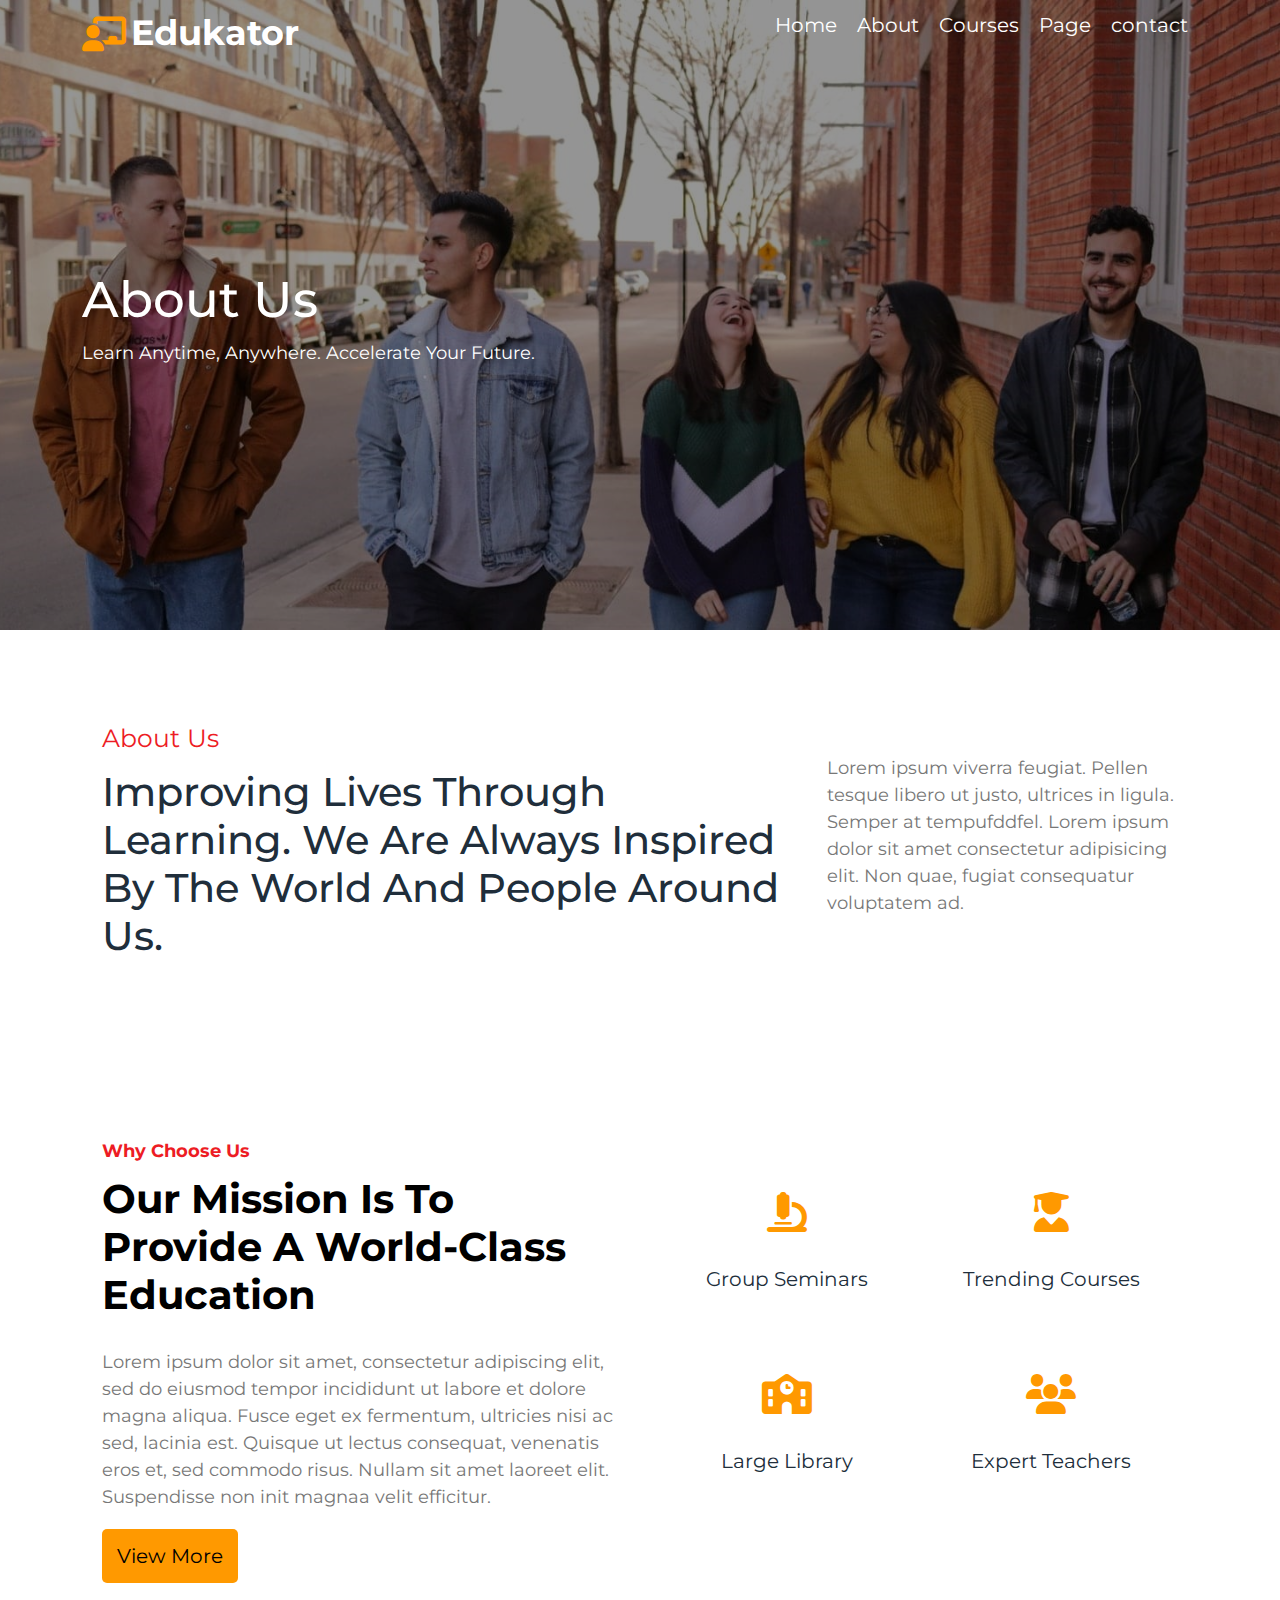
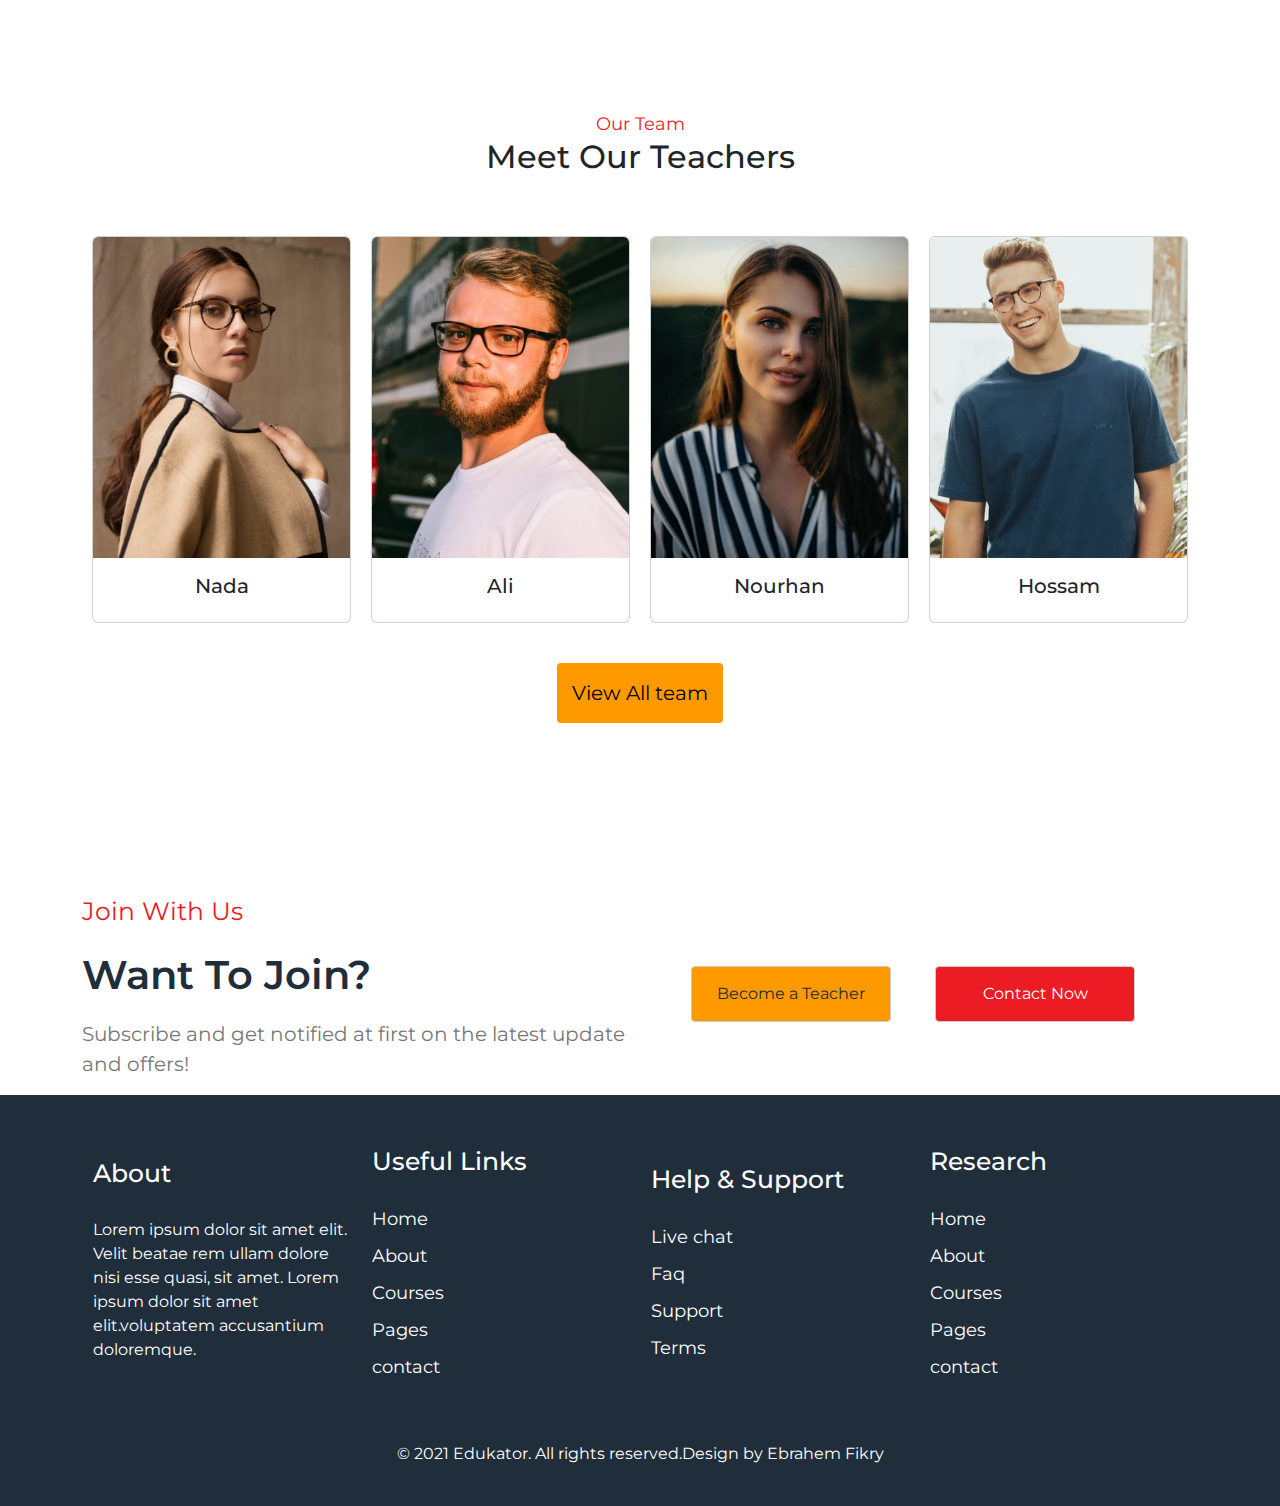
<file: about.html>
<!DOCTYPE html>
<html lang="en">

<head>
    <meta charset="UTF-8">
    <meta name="viewport" content="width=device-width, initial-scale=1.0">
    <link rel="stylesheet" href="css/all.min.css">
    <link rel="stylesheet" href="css/bootstrap-icons.css">
    <link rel="stylesheet" href="css/bootstrap.css">
    <link rel="stylesheet" href="css/about.css">
    <link rel="preconnect" href="https://fonts.googleapis.com">
    <link rel="preconnect" href="https://fonts.gstatic.com" crossorigin>
    <link
        href="https://fonts.googleapis.com/css2?family=Cairo:wght@200;300;400;500;600;700&family=Montserrat:wght@100;200;300;400;500&display=swap"
        rel="stylesheet">
    <title>Edukator</title>
</head>

<body>
    <main class="container-fluid m-0 p-0">
        <header>
            <div class="nav">
                <div class="container">
                    <div class="logo">
                        <i class="fa-solid fa-chalkboard-user"></i>
                        <h1>Edukator</h1>
                    </div>
                    <ul>
                        <li><a href="index.html">Home</a></li>
                        <li><a href="about.html">About</a></li>
                        <li><a href="Courses.html">Courses</a></li>
                        <li><a href="Pages.html">Page</a></li>
                        <li><a href="contact.html">contact</a></li>
                    </ul>
                    <i class="fa-solid fa-bars menu" data-bs-toggle="offcanvas" href="#offcanvasExample" role="button"
                        aria-controls="offcanvasExample"></i>
                </div>
            </div>
            <div class="landing">
                <div class="container">
                    <div class="box info-landing">
                        <h2>About Us</h2>
                        <p>Learn Anytime, Anywhere. Accelerate Your Future.</p>
                    </div>
                </div>
            </div>
        </header>
        <div class="offcanvas offcanvas-start" tabindex="-1" id="offcanvasExample"
            aria-labelledby="offcanvasExampleLabel">
            <div class="offcanvas-header">
                <div class="logo">
                    <i class="fa-solid fa-chalkboard-user"></i>
                    <h1>Edukator</h1>
                </div>
                <button type="button" class="btn-close" data-bs-dismiss="offcanvas" aria-label="Close"></button>
            </div>
            <div class="offcanvas-body">
                <div>
                    <ul>
                        <li><a href="index.html">Home</a></li>
                        <li><a href="about.html">About</a></li>
                        <li><a href="Courses.html">Courses</a></li>
                        <li><a href="Pages.html">Page</a></li>
                        <li><a href="contact.html">contact</a></li>
                    </ul>
                </div>
            </div>
        </div>
        <!-- end header ################### -->

        <!-- start about ################## -->
        <div class="about">
            <div class="container">
                <div class="box box1">
                    <span>About Us</span>
                    <h3>Improving Lives Through Learning. We Are Always Inspired By The World And People Around Us.</h3>
                </div>
                <div class="box box2">
                    <p>Lorem ipsum viverra feugiat. Pellen tesque libero ut justo, ultrices in ligula. Semper at tempufddfel. Lorem ipsum dolor
                    sit amet consectetur adipisicing elit. Non quae, fugiat consequatur voluptatem ad.</p>
                </div>
                
            </div>
        </div>
        <!-- end About ############### -->

        <!-- start About us ############### -->
        <div class="aboutUs">
            <div class="container">
                <div class="box">
                    <span>Why Choose Us</span>
                    <h3>Our Mission Is To Provide A World‑Class Education</h3>
                    <p>Lorem ipsum dolor sit amet, consectetur adipiscing elit, sed do eiusmod tempor incididunt ut labore et dolore magna aliqua. Fusce eget ex fermentum, ultricies nisi ac sed, lacinia est. Quisque ut lectus consequat, venenatis eros et, sed commodo risus. Nullam sit amet laoreet elit. Suspendisse non init magnaa velit efficitur.</p>
                    <a href="#">View More</a>
                </div>
                <div class="box box-info">
                    <div class="box1 box">
                        <i class="fas fa-microscope"></i>
                        <p>Group Seminars</p>
                    </div>

                    <div class="box2 box">
                        <i class="fas fa-user-graduate"></i>
                        <p>Trending Courses</p>
                    </div>

                    <div class="box3 box">
                        <i class="fas fa-school"></i>
                        <p>Large Library</p>
                    </div>
                    <div class="box4 box">
                        <i class="fas fa-users"></i>
                        <p>Expert Teachers</p>
                    </div>
                </div>
            </div>
        </div>
        <!-- end About us ############### -->


        <!-- start Popular  ################## -->
        <div class="Popular">
            <span>Our Team</span>
            <h2>Meet Our Teachers</h2>
            <div class="container">
                <div class="card" style="width: 18rem;">
                    <img src="images/team1.jpg" class="card-img-top" alt="...">
                    <div class="card-body">
                        <h5 class="card-title">Nada</h5>
                    </div>
                </div>
                <div class="card" style="width: 18rem;">
                    <img src="images/team2.jpg" class="card-img-top" alt="...">
                    <div class="card-body">
                        <h5 class="card-title">Ali</h5>
                    </div>
                </div>
                <div class="card" style="width: 18rem;">
                    <img src="images/team3.jpg" class="card-img-top" alt="...">
                    <div class="card-body">
                        <h5 class="card-title"><Main>Nourhan</Main></h5>
                    </div>
                </div>
                <div class="card" style="width: 18rem;">
                    <img src="images/team4.jpg" class="card-img-top" alt="...">
                    <div class="card-body">
                        <h5 class="card-title">Hossam</h5>
                    </div>
                </div>
            </div>
            <a href="#">View All team</a>
        </div>
        <!-- end Popular  ################## -->

        
        <!-- start Join ############### -->
        <div class="Join">
            <div class="container">
                <div class="box">
                    <span>Join With Us</span>
                    <h3>Want To Join?</h3>
                    <p>Subscribe and get notified at first on the latest update and offers!</p>
                </div>
                <div class="box">
                    <a href="#" class="btn1">Become a Teacher</a>
                    <a href="#" class="btn2">Contact Now</a>
                </div>
            </div>
        </div>
        <!-- end Join ############### -->

        <!-- start footer ########## -->
        <footer>
            <div class="container">
                <div class="box">
                    <h3>About</h3>
                    <p>Lorem ipsum dolor sit amet elit. Velit beatae rem ullam dolore nisi esse quasi, sit amet. Lorem
                        ipsum dolor sit amet
                        elit.voluptatem accusantium doloremque.</p>
                </div>
                <div class="box">
                    <h3>Useful Links</h3>
                    <a href="index.html">Home</a>
                    <a href="about.html">About</a>
                    <a href="Courses.html">Courses</a>
                    <a href="Pages.html">Pages</a>
                    <a href="contact.html">contact</a>
                </div>
                <div class="box">
                    <h3>Help & Support</h3>
                    <a href="#">Live chat</a>
                    <a href="#">Faq</a>
                    <a href="#">Support</a>
                    <a href="#">Terms</a>
                </div>
                <div class="box">
                    <h3>Research</h3>
                    <a href="index.html">Home</a>
                    <a href="about.html">About</a>
                    <a href="Courses.html">Courses</a>
                    <a href="Pages.html">Pages</a>
                    <a href="contact.html">contact</a>
                </div>
            </div>
            <p class="p">&copy; 2021 Edukator. All rights reserved.Design by Ebrahem Fikry</p>
        </footer>
        <!-- end footer ########## -->
    </main>
    <script src="js/bootstrap.bundle.js"></script>
    <script src="js/bootstrap.min.js"></script>
</body>

</html>
</file>
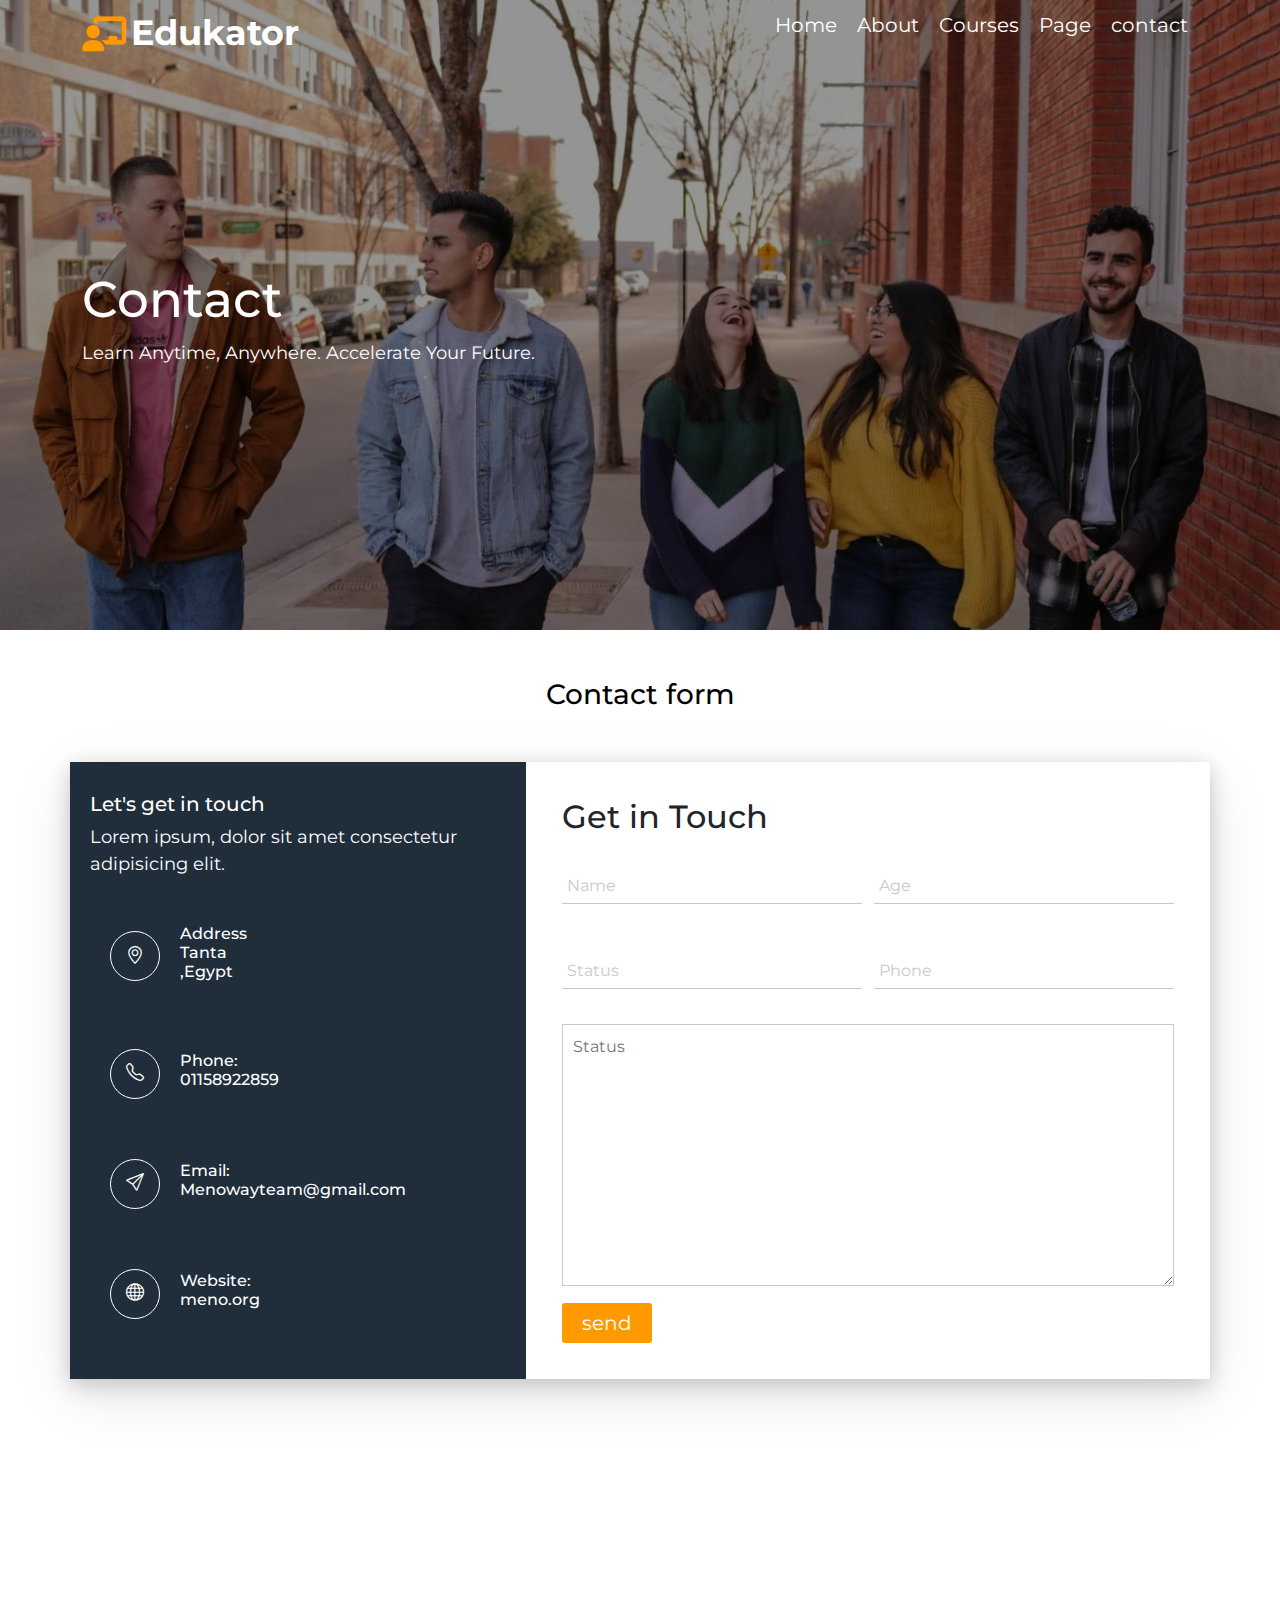
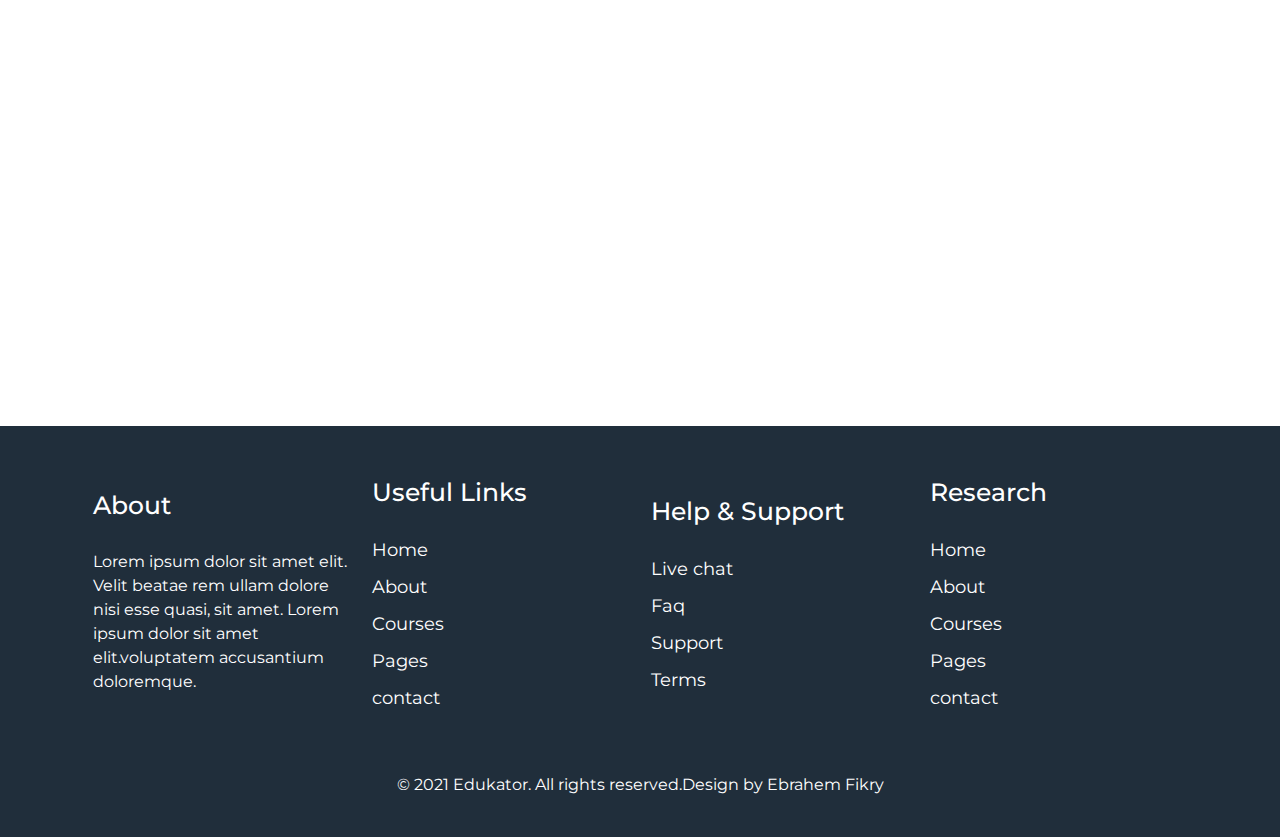
<file: contact.html>
<!DOCTYPE html>
<html lang="en">

<head>
    <meta charset="UTF-8">
    <meta name="viewport" content="width=device-width, initial-scale=1.0">
    <link rel="stylesheet" href="css/all.min.css">
    <link rel="stylesheet" href="css/bootstrap-icons.css">
    <link rel="stylesheet" href="css/bootstrap.css">
    <link rel="stylesheet" href="css/contact.css">
    <link rel="preconnect" href="https://fonts.googleapis.com">
    <link rel="preconnect" href="https://fonts.gstatic.com" crossorigin>
    <link
        href="https://fonts.googleapis.com/css2?family=Cairo:wght@200;300;400;500;600;700&family=Montserrat:wght@100;200;300;400;500&display=swap"
        rel="stylesheet">
    <title>Edukator</title>
</head>

<body>
    <main class="container-fluid m-0 p-0">
        <header>
            <div class="nav">
                <div class="container">
                    <div class="logo">
                        <i class="fa-solid fa-chalkboard-user"></i>
                        <h1>Edukator</h1>
                    </div>
                    <ul>
                        <li><a href="index.html">Home</a></li>
                        <li><a href="about.html">About</a></li>
                        <li><a href="Courses.html">Courses</a></li>
                        <li><a href="Pages.html">Page</a></li>
                        <li><a href="contact.html">contact</a></li>
                    </ul>
                    <i class="fa-solid fa-bars menu" data-bs-toggle="offcanvas" href="#offcanvasExample" role="button"
                        aria-controls="offcanvasExample"></i>
                </div>
            </div>
            <div class="landing">
                <div class="container">
                    <div class="box info-landing">
                        <h2>Contact</h2>
                        <p>Learn Anytime, Anywhere. Accelerate Your Future.</p>
                    </div>
                </div>
            </div>
        </header>
        <div class="offcanvas offcanvas-start" tabindex="-1" id="offcanvasExample"
            aria-labelledby="offcanvasExampleLabel">
            <div class="offcanvas-header">
                <div class="logo">
                    <i class="fa-solid fa-chalkboard-user"></i>
                    <h1>Edukator</h1>
                </div>
                <button type="button" class="btn-close" data-bs-dismiss="offcanvas" aria-label="Close"></button>
            </div>
            <div class="offcanvas-body">
                <div>
                    <ul>
                        <li><a href="index.html">Home</a></li>
                        <li><a href="about.html">About</a></li>
                        <li><a href="Courses.html">Courses</a></li>
                        <li><a href="Pages.html">Page</a></li>
                        <li><a href="contact.html">contact</a></li>
                    </ul>
                </div>
            </div>
        </div>
        <!-- end header ################### -->



        <!-- start form ############################ -->
        <h2 class="text-center h2 fs-3 mt-5">Contact form</h2>
        <div class="contain container p-0">
            <div class="box">
                <h2>Let's get in touch</h2>
                <p>Lorem ipsum, dolor sit amet consectetur adipisicing elit.</p>
                <div class="box-link">
                    <div class="box">
                        <i class="bi bi-geo-alt"></i>
                        <h3>Address Tanta ,Egypt</h3>
                    </div>
                    <div class="box">
                        <i class="bi bi-telephone"></i>
                        <h3>Phone: 01158922859</h3>
                    </div>
                    <div class="box">
                        <i class="bi bi-send"></i>
                        <h3>Email: Menowayteam@gmail.com</h3>
                    </div>
                    <div class="box">
                        <i class="bi bi-globe"></i>
                        <h3>Website: meno.org</h3>
                    </div>
                </div>
            </div>
            <form>
                <h2>Get in Touch</h2>
                <div class="content">
                    <fieldset>
                        <input name="fullname" type="text" placeholder="Name">
                    </fieldset>
                    <fieldset>
                        <input name="age" type="text" placeholder="Age">
                    </fieldset>
                    <fieldset>
                        <input name="stname" type="text" placeholder="Status">
                    </fieldset>
                    <fieldset>
                        <input name="res" type="text" placeholder="Phone">
                    </fieldset>
                </div>
                <fieldset>
                    <textarea name="notes" id="" cols="30" rows="10" placeholder="Status"></textarea>
                </fieldset>
                <button type="submit" class="submit">send</button>
            </form>
        </div>
        <!-- end Form ####################################### -->
        
        <!-- start iframe ################################### -->
        <div class="container-fluid px-0 iframe">
            <iframe
                src="https://www.google.com/maps/embed?pb=!1m14!1m12!1m3!1d13716.394493801548!2d31.022041650000002!3d30.7437311!2m3!1f0!2f0!3f0!3m2!1i1024!2i768!4f13.1!5e0!3m2!1sen!2seg!4v1671456738766!5m2!1sen!2seg"
                width="100%" height="450" style="border:0;" allowfullscreen="" loading="lazy"
                referrerpolicy="no-referrer-when-downgrade"></iframe>
        </div>
        <!-- end iframe ################################### -->

        
        <!-- start footer ########## -->
        <footer>
            <div class="container">
                <div class="box">
                    <h3>About</h3>
                    <p>Lorem ipsum dolor sit amet elit. Velit beatae rem ullam dolore nisi esse quasi, sit amet. Lorem
                        ipsum dolor sit amet
                        elit.voluptatem accusantium doloremque.</p>
                </div>
                <div class="box">
                    <h3>Useful Links</h3>
                    <a href="index.html">Home</a>
                    <a href="about.html">About</a>
                    <a href="Courses.html">Courses</a>
                    <a href="Pages.html">Pages</a>
                    <a href="contact.html">contact</a>
                </div>
                <div class="box">
                    <h3>Help & Support</h3>
                    <a href="#">Live chat</a>
                    <a href="#">Faq</a>
                    <a href="#">Support</a>
                    <a href="#">Terms</a>
                </div>
                <div class="box">
                    <h3>Research</h3>
                    <a href="index.html">Home</a>
                    <a href="about.html">About</a>
                    <a href="Courses.html">Courses</a>
                    <a href="Pages.html">Pages</a>
                    <a href="contact.html">contact</a>
                </div>
            </div>
            <p class="p">&copy; 2021 Edukator. All rights reserved.Design by Ebrahem Fikry</p>
        </footer>
        <!-- end footer ########## -->
    </main>
    <script src="js/bootstrap.bundle.js"></script>
    <script src="js/bootstrap.min.js"></script>
</body>

</html>
</file>
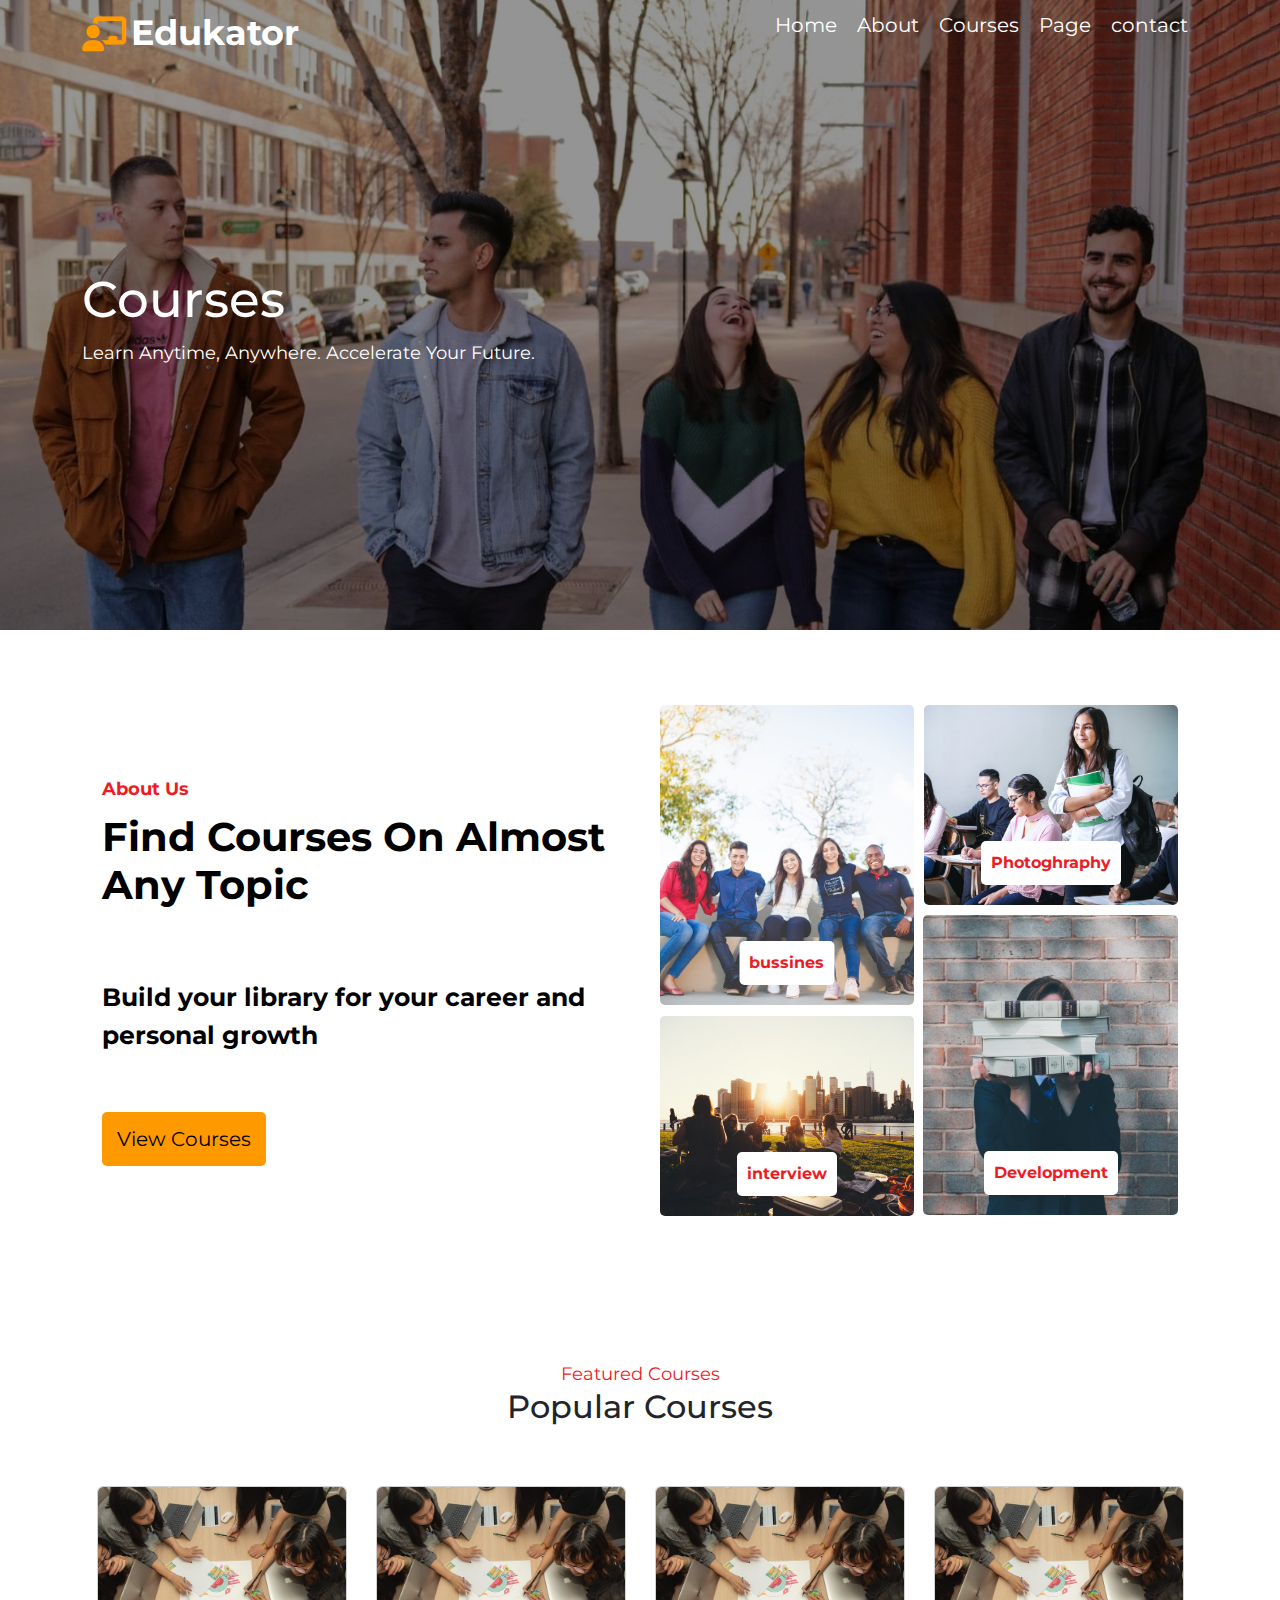
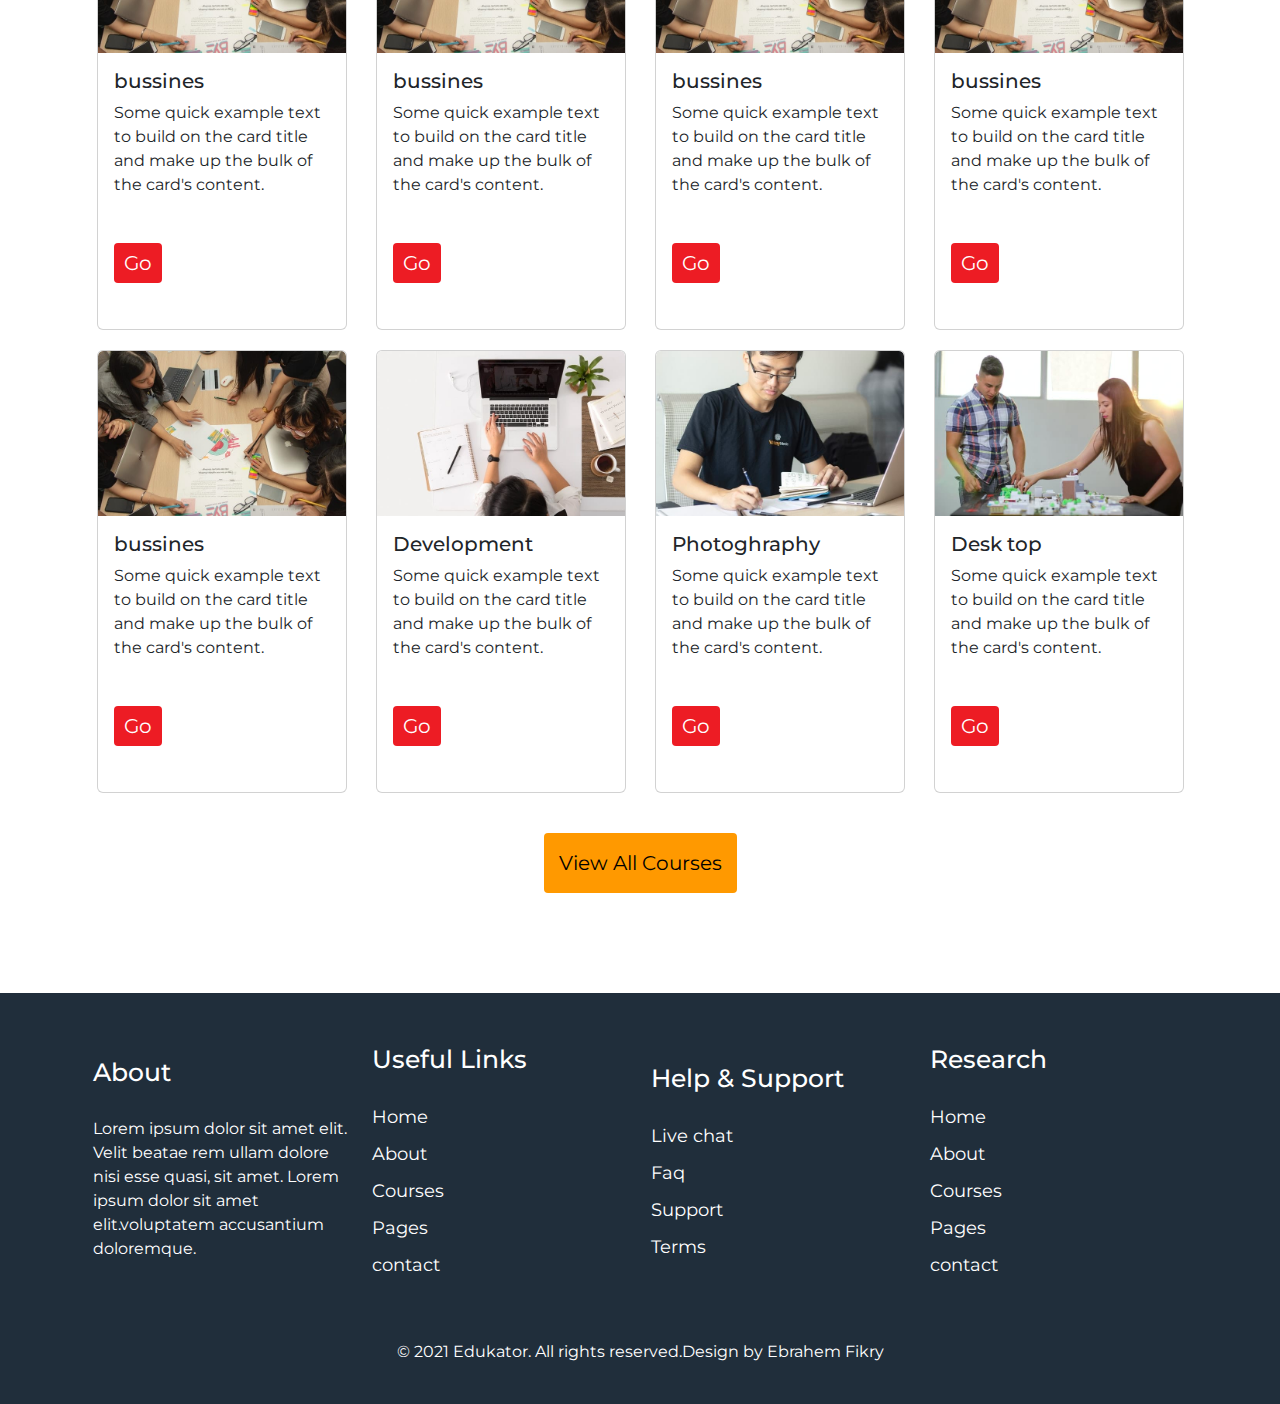
<file: Courses.html>
<!DOCTYPE html>
<html lang="en">

<head>
    <meta charset="UTF-8">
    <meta name="viewport" content="width=device-width, initial-scale=1.0">
    <link rel="stylesheet" href="css/all.min.css">
    <link rel="stylesheet" href="css/bootstrap-icons.css">
    <link rel="stylesheet" href="css/bootstrap.css">
    <link rel="stylesheet" href="css/courses.css">
    <link rel="preconnect" href="https://fonts.googleapis.com">
    <link rel="preconnect" href="https://fonts.gstatic.com" crossorigin>
    <link
        href="https://fonts.googleapis.com/css2?family=Cairo:wght@200;300;400;500;600;700&family=Montserrat:wght@100;200;300;400;500&display=swap"
        rel="stylesheet">
    <title>Edukator</title>
</head>

<body>
    <main class="container-fluid m-0 p-0">
        <header>
            <div class="nav">
                <div class="container">
                    <div class="logo">
                        <i class="fa-solid fa-chalkboard-user"></i>
                        <h1>Edukator</h1>
                    </div>
                    <ul>
                        <li><a href="index.html">Home</a></li>
                        <li><a href="about.html">About</a></li>
                        <li><a href="Courses.html">Courses</a></li>
                        <li><a href="Pages.html">Page</a></li>
                        <li><a href="contact.html">contact</a></li>
                    </ul>
                    <i class="fa-solid fa-bars menu" data-bs-toggle="offcanvas" href="#offcanvasExample" role="button"
                        aria-controls="offcanvasExample"></i>
                </div>
            </div>
            <div class="landing">
                <div class="container">
                    <div class="box info-landing">
                        <h2>Courses</h2>
                        <p>Learn Anytime, Anywhere. Accelerate Your Future.</p>
                    </div>
                </div>
            </div>
        </header>
        <div class="offcanvas offcanvas-start" tabindex="-1" id="offcanvasExample"
            aria-labelledby="offcanvasExampleLabel">
            <div class="offcanvas-header">
                <div class="logo">
                    <i class="fa-solid fa-chalkboard-user"></i>
                    <h1>Edukator</h1>
                </div>
                <button type="button" class="btn-close" data-bs-dismiss="offcanvas" aria-label="Close"></button>
            </div>
            <div class="offcanvas-body">
                <div>
                    <ul>
                        <li><a href="index.html">Home</a></li>
                        <li><a href="about.html">About</a></li>
                        <li><a href="Courses.html">Courses</a></li>
                        <li><a href="Pages.html">Page</a></li>
                        <li><a href="contact.html">contact</a></li>
                    </ul>
                </div>
            </div>
        </div>
        <!-- end header ################### -->


        <!-- start About us ############### -->
        <div class="aboutUs">
            <div class="container">
                <div class="box">
                    <span>About Us</span>
                    <h3>Find Courses On Almost Any Topic</h3>
                    <p>Build your library for your career
                        and personal growth</p>
                    <a href="#">View Courses</a>
                </div>
                <div class="box box-img">
                    <div class="img2 img">
                        <!-- <img src="images/b7.jpg" alt=""> -->
                        <p>bussines</p>
                    </div>

                    <div class="img3 img">
                        <!-- <img src="images/1.jpg" alt=""> -->
                        <p>Photoghraphy</p>
                    </div>

                    <div class="img4 img">
                        <!-- <img src="images/2.jpg" alt=""> -->
                        <p>interview</p>
                    </div>
                    <div class="img1 img">
                        <!-- <img src="images/b3.jpg" alt=""> -->
                        <p>Development</p>
                    </div>
                </div>
            </div>
        </div>
        <!-- end About us ############### -->


        <!-- start Popular  ################## -->
        <div class="Popular">
            <span>Featured Courses</span>
            <h2>Popular Courses</h2>
            <div class="container">
                <div class="card" style="width: 18rem;">
                    <img src="images/b1.jpg" class="card-img-top" alt="...">
                    <div class="card-body">
                        <h5 class="card-title">bussines</h5>
                        <p class="card-text">Some quick example text to build on the card title and make up the bulk of
                            the card's
                            content.</p>
                        <a href="#" class="btn btn-primary">Go</a>
                    </div>
                </div>
                <div class="card" style="width: 18rem;">
                    <img src="images/b1.jpg" class="card-img-top" alt="...">
                    <div class="card-body">
                        <h5 class="card-title">bussines</h5>
                        <p class="card-text">Some quick example text to build on the card title and make up the bulk of
                            the card's
                            content.</p>
                        <a href="#" class="btn btn-primary">Go</a>
                    </div>
                </div>
                <div class="card" style="width: 18rem;">
                    <img src="images/b1.jpg" class="card-img-top" alt="...">
                    <div class="card-body">
                        <h5 class="card-title">bussines</h5>
                        <p class="card-text">Some quick example text to build on the card title and make up the bulk of
                            the card's
                            content.</p>
                        <a href="#" class="btn btn-primary">Go</a>
                    </div>
                </div>
                <div class="card" style="width: 18rem;">
                    <img src="images/b1.jpg" class="card-img-top" alt="...">
                    <div class="card-body">
                        <h5 class="card-title">bussines</h5>
                        <p class="card-text">Some quick example text to build on the card title and make up the bulk of
                            the card's
                            content.</p>
                        <a href="#" class="btn btn-primary">Go</a>
                    </div>
                </div>
                <div class="card" style="width: 18rem;">
                    <img src="images/b1.jpg" class="card-img-top" alt="...">
                    <div class="card-body">
                        <h5 class="card-title">bussines</h5>
                        <p class="card-text">Some quick example text to build on the card title and make up the bulk of
                            the card's
                            content.</p>
                        <a href="#" class="btn btn-primary">Go</a>
                    </div>
                </div>
                <div class="card" style="width: 18rem;">
                    <img src="images/b2.jpg" class="card-img-top" alt="...">
                    <div class="card-body">
                        <h5 class="card-title">Development</h5>
                        <p class="card-text">Some quick example text to build on the card title and make up the bulk of
                            the card's
                            content.</p>
                        <a href="#" class="btn btn-primary">Go</a>
                    </div>
                </div>
                <div class="card" style="width: 18rem;">
                    <img src="images/b3.jpg" class="card-img-top" alt="...">
                    <div class="card-body">
                        <h5 class="card-title">Photoghraphy</h5>
                        <p class="card-text">Some quick example text to build on the card title and make up the bulk of
                            the card's
                            content.</p>
                        <a href="#" class="btn btn-primary">Go</a>
                    </div>
                </div>
                <div class="card" style="width: 18rem;">
                    <img src="images/b4.jpg" class="card-img-top" alt="...">
                    <div class="card-body">
                        <h5 class="card-title">Desk top</h5>
                        <p class="card-text">Some quick example text to build on the card title and make up the bulk of
                            the card's
                            content.</p>
                        <a href="#" class="btn">Go</a>
                    </div>
                </div>
            </div>
            <a href="#">View All Courses</a>
        </div>
        <!-- end Popular  ################## -->


        <!-- start footer ########## -->
        <footer>
            <div class="container">
                <div class="box">
                    <h3>About</h3>
                    <p>Lorem ipsum dolor sit amet elit. Velit beatae rem ullam dolore nisi esse quasi, sit amet. Lorem
                        ipsum dolor sit amet
                        elit.voluptatem accusantium doloremque.</p>
                </div>
                <div class="box">
                    <h3>Useful Links</h3>
                    <a href="index.html">Home</a>
                    <a href="about.html">About</a>
                    <a href="Courses.html">Courses</a>
                    <a href="Pages.html">Pages</a>
                    <a href="contact.html">contact</a>
                </div>
                <div class="box">
                    <h3>Help & Support</h3>
                    <a href="#">Live chat</a>
                    <a href="#">Faq</a>
                    <a href="#">Support</a>
                    <a href="#">Terms</a>
                </div>
                <div class="box">
                    <h3>Research</h3>
                    <a href="index.html">Home</a>
                    <a href="about.html">About</a>
                    <a href="Courses.html">Courses</a>
                    <a href="Pages.html">Pages</a>
                    <a href="contact.html">contact</a>
                </div>
            </div>
            <p class="p">&copy; 2021 Edukator. All rights reserved.Design by Ebrahem Fikry</p>
        </footer>
        <!-- end footer ########## -->
    </main>
    <script src="js/bootstrap.bundle.js"></script>
    <script src="js/bootstrap.min.js"></script>
</body>

</html>
</file>
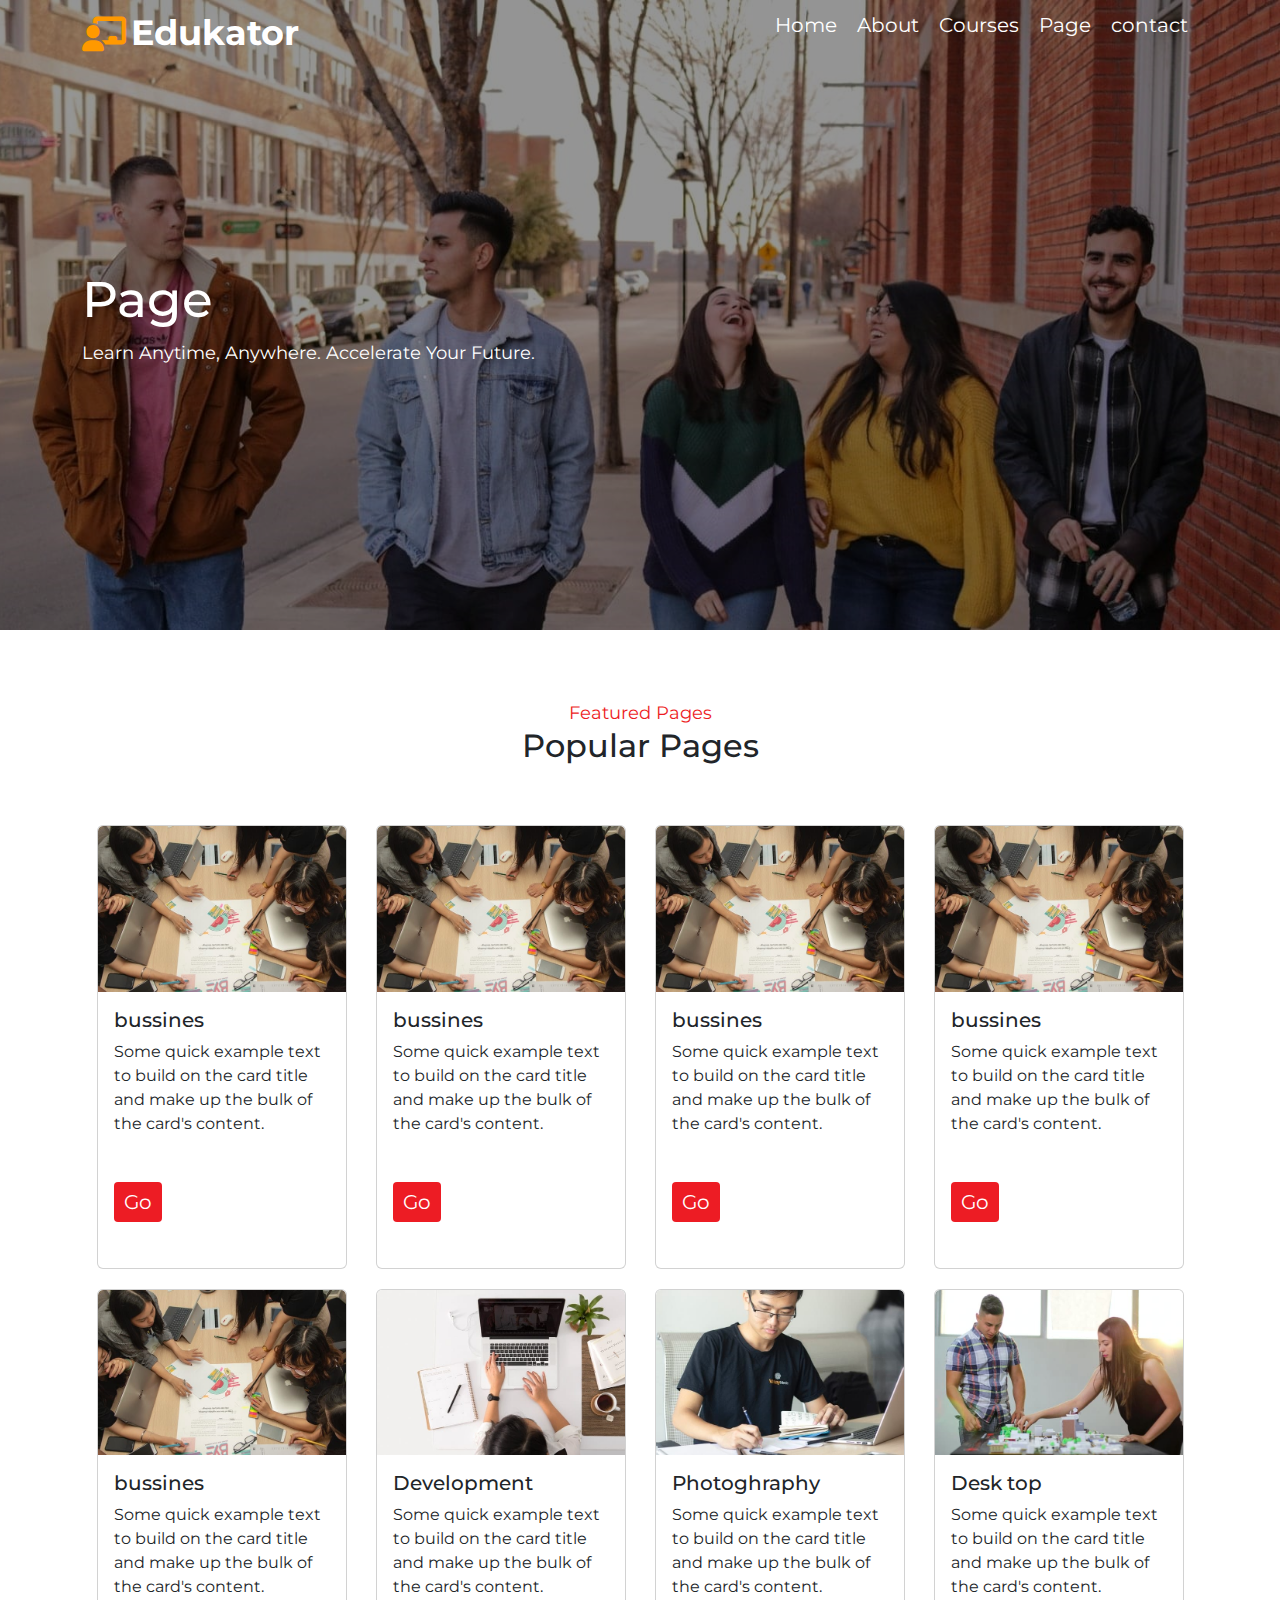
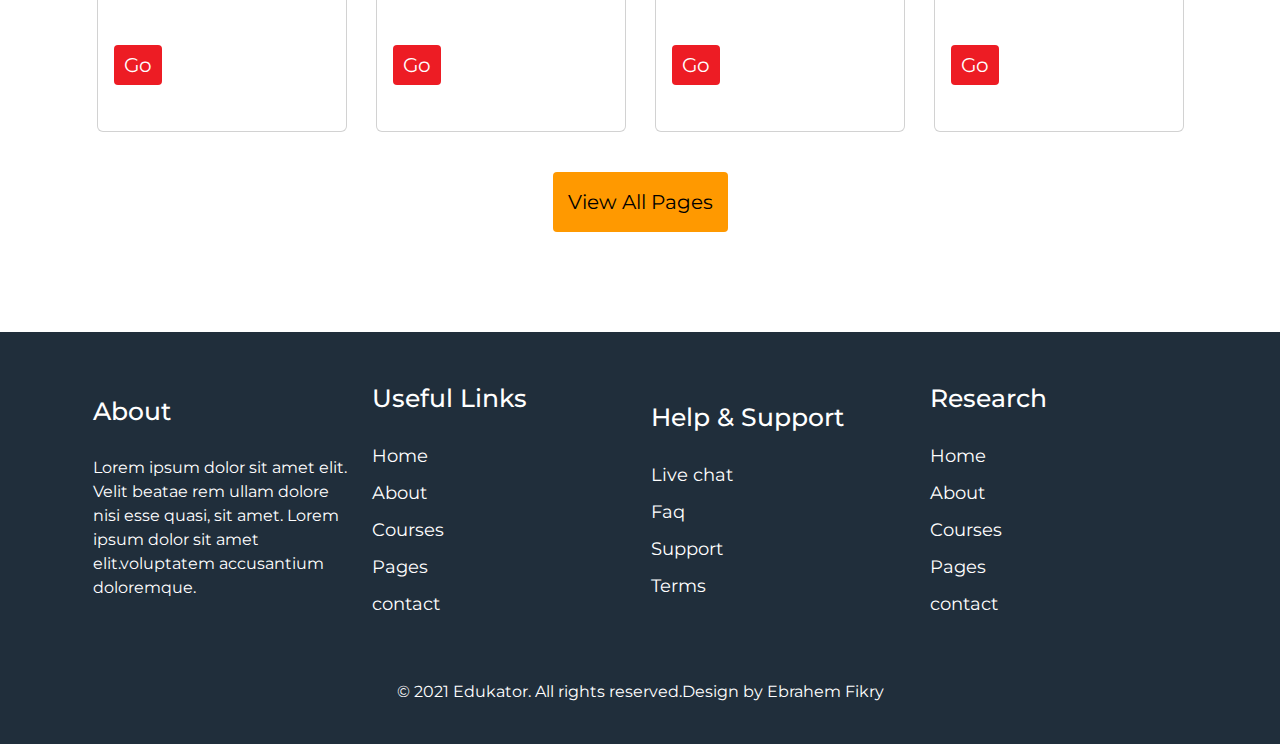
<file: Pages.html>
<!DOCTYPE html>
<html lang="en">

<head>
    <meta charset="UTF-8">
    <meta name="viewport" content="width=device-width, initial-scale=1.0">
    <link rel="stylesheet" href="css/all.min.css">
    <link rel="stylesheet" href="css/bootstrap-icons.css">
    <link rel="stylesheet" href="css/bootstrap.css">
    <link rel="stylesheet" href="css/courses.css">
    <link rel="preconnect" href="https://fonts.googleapis.com">
    <link rel="preconnect" href="https://fonts.gstatic.com" crossorigin>
    <link
        href="https://fonts.googleapis.com/css2?family=Cairo:wght@200;300;400;500;600;700&family=Montserrat:wght@100;200;300;400;500&display=swap"
        rel="stylesheet">
    <title>Edukator</title>
</head>

<body>
    <main class="container-fluid m-0 p-0">
        <header>
            <div class="nav">
                <div class="container">
                    <div class="logo">
                        <i class="fa-solid fa-chalkboard-user"></i>
                        <h1>Edukator</h1>
                    </div>
                    <ul>
                        <li><a href="index.html">Home</a></li>
                        <li><a href="about.html">About</a></li>
                        <li><a href="Courses.html">Courses</a></li>
                        <li><a href="Pages.html">Page</a></li>
                        <li><a href="contact.html">contact</a></li>
                    </ul>
                    <i class="fa-solid fa-bars menu" data-bs-toggle="offcanvas" href="#offcanvasExample" role="button"
                        aria-controls="offcanvasExample"></i>
                </div>
            </div>
            <div class="landing">
                <div class="container">
                    <div class="box info-landing">
                        <h2>Page</h2>
                        <p>Learn Anytime, Anywhere. Accelerate Your Future.</p>
                    </div>
                </div>
            </div>
        </header>
        <div class="offcanvas offcanvas-start" tabindex="-1" id="offcanvasExample"
            aria-labelledby="offcanvasExampleLabel">
            <div class="offcanvas-header">
                <div class="logo">
                    <i class="fa-solid fa-chalkboard-user"></i>
                    <h1>Edukator</h1>
                </div>
                <button type="button" class="btn-close" data-bs-dismiss="offcanvas" aria-label="Close"></button>
            </div>
            <div class="offcanvas-body">
                <div>
                    <ul>
                        <li><a href="index.html">Home</a></li>
                        <li><a href="about.html">About</a></li>
                        <li><a href="Courses.html">Courses</a></li>
                        <li><a href="Pages.html">Page</a></li>
                        <li><a href="contact.html">contact</a></li>
                    </ul>
                </div>
            </div>
        </div>
        <!-- end header ################### -->



        <!-- start Popular  ################## -->
        <div class="Popular">
            <span>Featured Pages</span>
            <h2>Popular Pages</h2>
            <div class="container">
                <div class="card" style="width: 18rem;">
                    <img src="images/b1.jpg" class="card-img-top" alt="...">
                    <div class="card-body">
                        <h5 class="card-title">bussines</h5>
                        <p class="card-text">Some quick example text to build on the card title and make up the bulk of
                            the card's
                            content.</p>
                        <a href="#" class="btn btn-primary">Go</a>
                    </div>
                </div>
                <div class="card" style="width: 18rem;">
                    <img src="images/b1.jpg" class="card-img-top" alt="...">
                    <div class="card-body">
                        <h5 class="card-title">bussines</h5>
                        <p class="card-text">Some quick example text to build on the card title and make up the bulk of
                            the card's
                            content.</p>
                        <a href="#" class="btn btn-primary">Go</a>
                    </div>
                </div>
                <div class="card" style="width: 18rem;">
                    <img src="images/b1.jpg" class="card-img-top" alt="...">
                    <div class="card-body">
                        <h5 class="card-title">bussines</h5>
                        <p class="card-text">Some quick example text to build on the card title and make up the bulk of
                            the card's
                            content.</p>
                        <a href="#" class="btn btn-primary">Go</a>
                    </div>
                </div>
                <div class="card" style="width: 18rem;">
                    <img src="images/b1.jpg" class="card-img-top" alt="...">
                    <div class="card-body">
                        <h5 class="card-title">bussines</h5>
                        <p class="card-text">Some quick example text to build on the card title and make up the bulk of
                            the card's
                            content.</p>
                        <a href="#" class="btn btn-primary">Go</a>
                    </div>
                </div>
                <div class="card" style="width: 18rem;">
                    <img src="images/b1.jpg" class="card-img-top" alt="...">
                    <div class="card-body">
                        <h5 class="card-title">bussines</h5>
                        <p class="card-text">Some quick example text to build on the card title and make up the bulk of
                            the card's
                            content.</p>
                        <a href="#" class="btn btn-primary">Go</a>
                    </div>
                </div>
                <div class="card" style="width: 18rem;">
                    <img src="images/b2.jpg" class="card-img-top" alt="...">
                    <div class="card-body">
                        <h5 class="card-title">Development</h5>
                        <p class="card-text">Some quick example text to build on the card title and make up the bulk of
                            the card's
                            content.</p>
                        <a href="#" class="btn btn-primary">Go</a>
                    </div>
                </div>
                <div class="card" style="width: 18rem;">
                    <img src="images/b3.jpg" class="card-img-top" alt="...">
                    <div class="card-body">
                        <h5 class="card-title">Photoghraphy</h5>
                        <p class="card-text">Some quick example text to build on the card title and make up the bulk of
                            the card's
                            content.</p>
                        <a href="#" class="btn btn-primary">Go</a>
                    </div>
                </div>
                <div class="card" style="width: 18rem;">
                    <img src="images/b4.jpg" class="card-img-top" alt="...">
                    <div class="card-body">
                        <h5 class="card-title">Desk top</h5>
                        <p class="card-text">Some quick example text to build on the card title and make up the bulk of
                            the card's
                            content.</p>
                        <a href="#" class="btn">Go</a>
                    </div>
                </div>
            </div>
            <a href="#">View All Pages</a>
        </div>
        <!-- end Popular  ################## -->


        <!-- start footer ########## -->
        <footer>
            <div class="container">
                <div class="box">
                    <h3>About</h3>
                    <p>Lorem ipsum dolor sit amet elit. Velit beatae rem ullam dolore nisi esse quasi, sit amet. Lorem
                        ipsum dolor sit amet
                        elit.voluptatem accusantium doloremque.</p>
                </div>
                <div class="box">
                    <h3>Useful Links</h3>
                    <a href="index.html">Home</a>
                    <a href="about.html">About</a>
                    <a href="Courses.html">Courses</a>
                    <a href="Pages.html">Pages</a>
                    <a href="contact.html">contact</a>
                </div>
                <div class="box">
                    <h3>Help & Support</h3>
                    <a href="#">Live chat</a>
                    <a href="#">Faq</a>
                    <a href="#">Support</a>
                    <a href="#">Terms</a>
                </div>
                <div class="box">
                    <h3>Research</h3>
                    <a href="index.html">Home</a>
                    <a href="about.html">About</a>
                    <a href="Courses.html">Courses</a>
                    <a href="Pages.html">Pages</a>
                    <a href="contact.html">contact</a>
                </div>
            </div>
            <p class="p">&copy; 2021 Edukator. All rights reserved.Design by Ebrahem Fikry</p>
        </footer>
        <!-- end footer ########## -->
    </main>
    <script src="js/bootstrap.bundle.js"></script>
    <script src="js/bootstrap.min.js"></script>
</body>

</html>
</file>
<file: css/about.css>
:root{
    --main-color:#ff9900;
    --blue-color:#202e3b;
    --white-color:#fff;
    --black-color:#000;
    --gray-color:#777;
    --gray2-color:#f9f9f9;
    --red-color:#ed1c24;
    --transition: all .4s;
}
body{
    font-family: 'Cairo', sans-serif;
    font-family: 'Montserrat', sans-serif;
}
header{
    position: relative;
    height: 70vh;
    background: url(../images/banner3.jpg) no-repeat center/cover;
}
header::after{
    content: "";
    position: absolute;
    left: 0;
    top: 0;
    width: 100%;
    height: 100%;
    background-color: #0000006a;
}
header .nav .container{
    display: flex;
    align-items: center;
    justify-content: space-between;
}
header .nav {
    position: sticky;
    /* top: 0; */
    padding: 10px 0;
    z-index: 44443;
    width: 100%;
}
header .nav .container .logo{
    display: flex;
    align-items: center;
    justify-content: space-between;
}
header .nav .container .logo i{
    font-size: 35px;
    color: var(--main-color);
    font-weight: bold;
}
header .nav .container .logo h1{
    font-size: 35px;
    color: var(--white-color);
    font-weight: bold;
    margin: 0 5px;
}
header .nav .container ul{
    display: flex;
    align-items: center;
    justify-content: space-between;
    list-style: none;
}
header .nav .container ul li{
    margin: 0 10px;
    font-size: 20px;
}
header .nav .container ul li a{
    text-decoration: none;
    color: var(--white-color);
    transition: var(--transition);
}
header .nav .container ul .icon-dark i{
    font-size: 25px;
    color: var(--white-color);
    font-weight: bold;
    margin: 6px 0 0 30px;
}
header .landing{
    position: relative;
    top: 40%;
    left: 50%;
    transform: translate(-50%, -50%);
    z-index: 333;
}
header .landing .container p{
    color: var(--white-color);
    font-size: 18px;
}
header .landing .container h2{
    color: var(--white-color);
    font-size: 50px;
    margin-bottom: 10px;
}
.menu{
    color: var(--white-color);
    font-size: 30px;
    display: none;
}
.offcanvas{
    position: absolute;
    z-index: 999999999;
    background: var(--gray-color)
}
.offcanvas .logo{
    display: flex;
    align-items: center;
    justify-content: space-between;
}
.offcanvas .logo i{
    font-size: 35px;
    color: var(--main-color);
    font-weight: bold;
}
.offcanvas .logo h1{
    font-size: 35px;
    color: var(--white-color);
    font-weight: bold;
    margin: 0 5px;
}
.offcanvas ul{
    text-align: center;
    list-style: none;
    padding: 0;
}
.offcanvas ul li{
    margin: 30px 0;
}
.offcanvas ul li a{
    font-size: 20px;
    color: var(--white-color);
    text-decoration: none;
}
.offcanvas ul .icon-dark i{
    font-size: 25px;
    color: var(--white-color);
    font-weight: bold;
}
@media screen and (max-width: 600px){
    header .nav .container ul {
        display: none;
    }
    header .landing .container{
        flex-direction: column;
    }
    .menu{      
        display: block;
    }
}
@media screen and (min-width: 600px){
    header .nav .container ul {
        display: none;
    }
    header .landing .container{
        flex-direction: column;
    }
    .menu{      
        display: block;
    }
}
@media screen and (min-width: 768px){
    header .nav .container ul {
        display: none;
    }
    header .landing .container{
        flex-direction: column;
    }
    .menu{      
        display: block;
    }
}
@media screen and (min-width: 992px){
    header .nav .container ul {
        display: flex;
    }
    header .landing .container{
        flex-direction: row;
        flex-flow: row wrap;
    }
    .menu{      
        display: none;
    }
}
@media screen and (min-width: 1200px){
    header .nav .container ul {
        display: flex;
    }
    header .landing .container{
        flex-direction: row;
        flex-flow: row wrap;
    }
    .menu{      
        display: none;
    }
}


.about{
    position: relative;
    padding: 70px 0;
}
.about .container{
    display: flex;
    align-items: center;
    justify-content: space-between;
    flex-flow: row wrap;
}
.about .container .box1{
    padding: 20px;
    width: 65%;
}
.about .container .box2{
    padding: 20px;
    width: 35%;
}
.about .container .box span{
    font-size: 25px;
    color: var(--red-color);
    margin-bottom: 10px;
    display: block;
}
.about .container .box h3{
    font-size: 40px;
    color: var(--blue-color);
    transition: var(--transition);
}
.about .container .box h3:hover{
    color: var(--main-color);
}
.about .container .box p{
    font-size: 18px;
    color: var(--gray-color);
}
@media screen and (max-width: 600px){
    .about .container{
        flex-direction: column;
    }
    .about .container .box{
        padding: 20px;
        width: 100%;
    }
}
@media screen and (min-width: 600px){
    .about .container{
        flex-direction: column;
    }
    .about .container .box{
        padding: 20px;
        width: 100%;
    }
}
@media screen and (min-width: 768px){
    .about .container{
        flex-direction: column;
    }
    .about .container .box{
        padding: 20px;
        width: 100%;
    }
}
@media screen and (min-width: 992px){
    .about .container{
        flex-direction: row;
    }
    .about .container .box1{
        padding: 20px;
        width: 65%;
    }
    .about .container .box2{
        padding: 20px;
        width: 35%;
    }
}
@media screen and (min-width: 1200px){
    .about .container{
        flex-direction: row;
    }
    .about .container .box1{
        padding: 20px;
        width: 65%;
    }
    .about .container .box2{
        padding: 20px;
        width: 35%;
    }
}




.aboutUs{
    position: relative;
    padding: 50px 0;
}
.aboutUs .container{
    display: flex;
    align-items: center;
    justify-content: space-between;
}
.aboutUs .container .box{
    padding: 20px;
    width: 50%;
}
.aboutUs .container .box span{
    color: var(--red-color);
    font-size: 18px;
    display: block;
    margin: 10px 0;
    font-weight: bold;
}
.aboutUs .container .box h3{
    font-size: 40px;
    color: var(--black-color);
    transition: var(--transition);
    font-weight: bold;
}
.aboutUs .container .box p{
    margin: 30px 0;
    font-size: 18px;
    color: var(--gray-color);
}
.aboutUs .container .box a{
    color: var(--black-color);
    border: 0;
    background-color: var(--main-color);
    text-decoration: none;
    padding: 15px;
    border-radius: 5px;
    font-size: 20px;
    transition: var(--transition);
}
.aboutUs .container .box a:hover{
    color: var(--white-color);
    background-color: var(--red-color);
}

.aboutUs .container .box-info{
    display: flex;
    /* align-items:center; */
    justify-content: space-between;
    flex-flow: row wrap;
    position: relative;
    text-align: center;
}
.aboutUs .container .box-info .box{
    width: 49%;
    height: auto;
    position: relative;
    margin: 1% 0;
    overflow: hidden;
    border-radius: 5px;
    transition: var(--transition);
    border-radius: 4px;
}
.aboutUs .container .box-info .box:hover{
    transform: scale(1.1);
    box-shadow: rgba(0, 0, 0, 0.35) 0px 5px 15px;
}
.aboutUs .container .box-info .box i{
    font-size: 40px;
    color: var(--main-color);
}
.aboutUs .container .box-info .box p{
    font-size: 20px;
    color: var(--blue-color);
}
@media screen and (max-width: 600px){
    .aboutUs .container{
        flex-direction: column;
    }
    .aboutUs .container .box{
        width: 100%;
    }
    .aboutUs .container .box-info{
        flex-direction: column;
    }
    .aboutUs .container .box-info .box{
        width: 100%
    }
}
@media screen and (min-width: 600px){
    .aboutUs .container{
        flex-direction: column;
    }
    .aboutUs .container .box{
        width: 100%;
    }
    .aboutUs .container .box-info{
        flex-direction: column;
    }
    .aboutUs .container .box-info .box{
        width: 100%
    }
}
@media screen and (min-width: 768px){
    .aboutUs .container{
        flex-direction: row;
    }
    .aboutUs .container .box{
        width: 100%;
    }
    .aboutUs .container .box-info{
        flex-direction: column;
    }
    .aboutUs .container .box-info .box{
        width: 100%
    }
}
@media screen and (min-width: 992px){
    .aboutUs .container{
        flex-direction: row;
    }
    .aboutUs .container .box{
        width: 50%;
    }
    .aboutUs .container .box-info{
        flex-direction: row;
    }
    .aboutUs .container .box-info .box{
        width: 49%
    }
}
@media screen and (min-width: 1200px){
    .aboutUs .container{
        flex-direction: row;
    }
    .aboutUs .container .box{
        width: 50%;
    }
    .aboutUs .container .box-info{
        flex-direction: row;
    }
    .aboutUs .container .box-info .box{
        width: 49%
    }
}





.Popular{
    padding: 70px 0;
    text-align: center;
}
.Popular span{
    color: var(--red-color);
    font-size: 18px;
}
.Popular h2{
    margin:0 0 50px 0;
}
.Popular a{
    margin: 30px 0;
    color: var(--black-color);
    background-color: var(--main-color);
    font-size: 20px;
    padding: 15px;
    border:0;
    border-radius: 4px;
    text-decoration: none;
    display: inline-block;
    transition: var(--transition);
}
.Popular a:hover{
    margin: 30px 0;
    color: var(--white-color);
    background-color: var(--red-color);
}
.Popular .container{
    display: flex;
    align-items: center;
    justify-content: space-between;
}
.Popular .container .card{
    margin: 10px;
    overflow: hidden;
}
.Popular .container .card img{
    transition: var(--transition);
}
.Popular .container .card img:hover{
    transform: scale(1.1);
}
@media screen and (max-width: 600px){
    .Popular .container{
    flex-direction: column;
    }
    .Popular .container .card{
        width: 100%;
    }
}
@media screen and (min-width: 600px){
    .Popular .container{
    flex-direction: column;
    }
    .Popular .container .card{
        width: 100%;
    }
}
@media screen and (min-width: 768px){
    .Popular .container{
        flex-flow: row wrap;
    }
    .Popular .container .card{
        width: 50%;
    }
}
@media screen and (min-width: 992px){
    .Popular .container{
        flex-flow: row nowrap;
    }
    .Popular .container .card{
        width: 24%;
    }
}
@media screen and (min-width: 1200px){
    .Popular .container{
        flex-flow: row nowrap;
    }
    .Popular .container .card{
        width: 24%;
    }
}



.Join{
    padding: 70px 0 0 0;

}
.Join .container{
    display: flex;
    align-items: center;
    justify-content: space-between;
}
.Join .container .box{
    width: 49%;
}
.Join .container .box span{
    color: var(--red-color);
    font-size: 25px;
}
.Join .container .box h3{
    color: var(--blue-color);
    font-size: 40px;
    font-weight: 600;
    margin: 20px 0;
}
.Join .container .box p{
    color: var(--gray-color);
    font-size: 20px;
}
.Join .container .box a{
    text-align: center;
    display: inline-block;
    text-decoration: none;
    width: 200px;
    margin: 0 0 0 40px;
    padding: 15px;
    border: 1px solid #ccc;
    border-radius: 4px;
}
.Join .container .box .btn1{
    color: var(--blue-color);
    background-color: var(--main-color);
}
.Join .container .box .btn2{
    color: var(--white-color);
    background-color: var(--red-color);
}
@media screen and (max-width: 600px){
    .Join .container{
        flex-direction: column;
    }
    .Join .container .box{
        width: 100%;
        text-align: center;
    }
    .Join .container .box a{
        margin: 0 0 0 0px;
    }
}
@media screen and (min-width: 600px){
    .Join .container{
        flex-direction: column;
    }
    .Join .container .box{
        width: 100%;
    }
    .Join .container .box{
        width: 100%;
        text-align: center;
    }
    .Join .container .box a{
        margin: 0 0 0 0px;
    }
}
@media screen and (min-width: 768px){
    .Join .container{
        flex-direction: row;
    }
    .Join .container .box{
        width: 49%;
        text-align: left;
    }
    .Join .container .box a{
        margin: 0 0 0 40px;
    }
}
@media screen and (min-width: 992px){
    .Join .container{
        flex-direction: row;
    }
    .Join .container .box{
        width: 49%;
        text-align: left;
    }
    .Join .container .box a{
        width: 190px;
        margin: 0 0 0 20px;
    }
}
@media screen and (min-width: 1200px){
    .Join .container{
        flex-direction: row;
    }
    .Join .container .box{
        width: 49%;
        text-align: left;
    }
    .Join .container .box a{
        width: 200px;
        margin: 0 0 0 40px;
    }
}


footer{
    background: var(--blue-color);
    padding: 40px 0;
    text-align: center;
}
footer .container{
    display: flex;
    align-items: center;
    justify-content: space-between;
    text-align: left;
}
footer .container .box{
    width: 24%;
    margin: 1%;
}
footer .container .box h3{
    color:var(--white-color);
    font-size: 25px;
    margin-bottom: 30px;
}
footer .container .box p{
    color:var(--white-color);
    font-size: 16px;
}
footer .container .box a{
    color:var(--white-color);
    font-size: 18px;
    text-decoration: none;
    display: block;
    margin: 10px 0;
}
footer .p{
    color: var(--white-color);
    font-size: 16px;
    margin: 40px 0 0 0;
}

@media screen and (max-width: 600px){
    footer .container{
        flex-direction: column;
    }
    footer .container .box{
        width: 100%;
    }
}
@media screen and (min-width: 600px){
    footer .container{
        flex-direction: column;
    }
    footer .container .box{
        width: 100%;
    }
}
@media screen and (min-width: 768px){
    footer .container{
        flex-flow: row wrap;
    }
    footer .container .box{
        width: 48%;
    }
}
@media screen and (min-width: 992px){
    footer .container{
        flex-flow: row nowrap;
    }
    footer .container .box{
        width: 24%;
    }
}
@media screen and (min-width: 1200px){
    footer .container{
        flex-flow: row nowrap;
    }
    footer .container .box{
        width: 24%;
    }
}
</file>
<file: css/contact.css>
:root{
    --main-color:#ff9900;
    --blue-color:#202e3b;
    --white-color:#fff;
    --black-color:#000;
    --gray-color:#777;
    --gray2-color:#f9f9f9;
    --red-color:#ed1c24;
    --transition: all .4s;
}
body{
    font-family: 'Cairo', sans-serif;
    font-family: 'Montserrat', sans-serif;
}
header{
    position: relative;
    height: 70vh;
    background: url(../images/banner3.jpg) no-repeat center/cover;
}
header::after{
    content: "";
    position: absolute;
    left: 0;
    top: 0;
    width: 100%;
    height: 100%;
    background-color: #0000006a;
}
header .nav .container{
    display: flex;
    align-items: center;
    justify-content: space-between;
}
header .nav {
    position: sticky;
    /* top: 0; */
    padding: 10px 0;
    z-index: 44443;
    width: 100%;
}
header .nav .container .logo{
    display: flex;
    align-items: center;
    justify-content: space-between;
}
header .nav .container .logo i{
    font-size: 35px;
    color: var(--main-color);
    font-weight: bold;
}
header .nav .container .logo h1{
    font-size: 35px;
    color: var(--white-color);
    font-weight: bold;
    margin: 0 5px;
}
header .nav .container ul{
    display: flex;
    align-items: center;
    justify-content: space-between;
    list-style: none;
}
header .nav .container ul li{
    margin: 0 10px;
    font-size: 20px;
}
header .nav .container ul li a{
    text-decoration: none;
    color: var(--white-color);
    transition: var(--transition);
}
header .nav .container ul .icon-dark i{
    font-size: 25px;
    color: var(--white-color);
    font-weight: bold;
    margin: 6px 0 0 30px;
}
header .landing{
    position: relative;
    top: 40%;
    left: 50%;
    transform: translate(-50%, -50%);
    z-index: 333;
}
header .landing .container p{
    color: var(--white-color);
    font-size: 18px;
}
header .landing .container h2{
    color: var(--white-color);
    font-size: 50px;
    margin-bottom: 10px;
}
.menu{
    color: var(--white-color);
    font-size: 30px;
    display: none;
}
.offcanvas{
    position: absolute;
    z-index: 999999999;
    background: var(--gray-color)
}
.offcanvas .logo{
    display: flex;
    align-items: center;
    justify-content: space-between;
}
.offcanvas .logo i{
    font-size: 35px;
    color: var(--main-color);
    font-weight: bold;
}
.offcanvas .logo h1{
    font-size: 35px;
    color: var(--white-color);
    font-weight: bold;
    margin: 0 5px;
}
.offcanvas ul{
    text-align: center;
    list-style: none;
    padding: 0;
}
.offcanvas ul li{
    margin: 30px 0;
}
.offcanvas ul li a{
    font-size: 20px;
    color: var(--white-color);
    text-decoration: none;
}
.offcanvas ul .icon-dark i{
    font-size: 25px;
    color: var(--white-color);
    font-weight: bold;
}
@media screen and (max-width: 600px){
    header .nav .container ul {
        display: none;
    }
    header .landing .container{
        flex-direction: column;
    }
    .menu{      
        display: block;
    }
}
@media screen and (min-width: 600px){
    header .nav .container ul {
        display: none;
    }
    header .landing .container{
        flex-direction: column;
    }
    .menu{      
        display: block;
    }
}
@media screen and (min-width: 768px){
    header .nav .container ul {
        display: none;
    }
    header .landing .container{
        flex-direction: column;
    }
    .menu{      
        display: block;
    }
}
@media screen and (min-width: 992px){
    header .nav .container ul {
        display: flex;
    }
    header .landing .container{
        flex-direction: row;
        flex-flow: row wrap;
    }
    .menu{      
        display: none;
    }
}
@media screen and (min-width: 1200px){
    header .nav .container ul {
        display: flex;
    }
    header .landing .container{
        flex-direction: row;
        flex-flow: row wrap;
    }
    .menu{      
        display: none;
    }
}




/* start contain ########################## */
.h2{
    color:var(--black-color)
}
.contain {
    margin: 50px auto;
    display: flex;
    align-items: center;
    justify-content: space-between;
    height: 600px;
    box-shadow: rgba(17, 17, 26, 0.1) 0px 4px 16px, rgba(17, 17, 26, 0.1) 0px 8px 24px, rgba(17, 17, 26, 0.1) 0px 16px 56px;
}

.contain .box {
    padding:30px 20px;
    width: 40%;
    background-color: var(--blue-color);
    height: 100%;
}

.contain .box h2 {
    font-size: 20px;
    color: var(--white-color);
}

.contain .box p {
    font-size: 18px;
    color: var(--white-color);
}

.contain .box .box-link .box {
    display: flex;
    align-items: center;
    justify-content: space-between;
}

.contain .box .box-link .box i {
    font-size: 18px;
    padding: 10px 15px;
    color: var(--white-color);
    width: 50px;
    height: 50px;
    border: 1px solid var(--white-color);
    border-radius: 50%;
    vertical-align: center;
    margin-right: 20px;
}

.contain .box .box-link .box h3 {
    font-size: 16px;
    color: var(--white-color);
}

.contain form {
    padding: 36px;
    height: 100%;
    width: 60%;
    background-color:#fff;
}

.contain form fieldset {
    border: 0;
    margin: 10px 0;
}

.contain form .content {
    display: flex;
    align-items: center;
    justify-content: space-between;
    flex-flow: row wrap;
}

.contain form .content fieldset {
    width: 49%;
    margin: 25px 0;
}

.contain form .content fieldset input {
    outline: none;
    width: 100%;
    padding: 5px;
    border: 0;
    border-bottom: 1px solid rgb(201, 201, 201);
}

.contain form fieldset {
    width: 100%;
}

.contain form fieldset select {
    padding: 5px;
    outline: none;
    margin-bottom: 20px;
}

.contain form fieldset select,
.contain form fieldset textarea {
    width: 100%;
    border: 0;
    border-bottom: 1px solid rgb(201, 201, 201);
}

.contain form fieldset textarea {
    border: 1px solid rgb(201, 201, 201);
    padding: 10px;
    outline: none;
}

form input::placeholder,
form select {
    color: rgb(201, 201, 201);
    font-size: 16px;
}

form button {
    padding: 5px 20px;
    font-size: 20px;
    outline: none;
    background-color: var(--main-color);
    border: 0;
    border-radius: 3px;
    color: #fff;
}

@media only screen and (max-width: 600px) {
    .contain {
        flex-direction: column;
        height: auto;
    }

    .contain .box {
        width: 100%;
        height: 100%;
    }
    .contain form {
        width: 100%;
        height: 100%;
    }
}

@media only screen and (min-width: 600px) {
    .contain {
        flex-direction: column;
        height: auto;
    }

    .contain .box {
        width: 100%;
        height: 100%;
    }

    .contain form {
        width: 100%;
        height: 100%;
    }
}

@media only screen and (min-width: 992px) {
    .contain {
        flex-direction: row;
    }

    .contain .box {
        width: 40%;
        height: 100%;
    }

    .contain form {
        width: 60%;
        height: 100%;
    }
}
/* end contain ########################## */

/* start iframe #################### */
.iframe{
    padding: 70px 0;
}
/* end iframe #################### */


footer{
    background: var(--blue-color);
    padding: 40px 0;
    text-align: center;
}
footer .container{
    display: flex;
    align-items: center;
    justify-content: space-between;
    text-align: left;
}
footer .container .box{
    width: 24%;
    margin: 1%;
}
footer .container .box h3{
    color:var(--white-color);
    font-size: 25px;
    margin-bottom: 30px;
}
footer .container .box p{
    color:var(--white-color);
    font-size: 16px;
}
footer .container .box a{
    color:var(--white-color);
    font-size: 18px;
    text-decoration: none;
    display: block;
    margin: 10px 0;
}
footer .p{
    color: var(--white-color);
    font-size: 16px;
    margin: 40px 0 0 0;
}

@media screen and (max-width: 600px){
    footer .container{
        flex-direction: column;
    }
    footer .container .box{
        width: 100%;
    }
}
@media screen and (min-width: 600px){
    footer .container{
        flex-direction: column;
    }
    footer .container .box{
        width: 100%;
    }
}
@media screen and (min-width: 768px){
    footer .container{
        flex-flow: row wrap;
    }
    footer .container .box{
        width: 48%;
    }
}
@media screen and (min-width: 992px){
    footer .container{
        flex-flow: row nowrap;
    }
    footer .container .box{
        width: 24%;
    }
}
@media screen and (min-width: 1200px){
    footer .container{
        flex-flow: row nowrap;
    }
    footer .container .box{
        width: 24%;
    }
}
</file>
<file: css/courses.css>
:root{
    --main-color:#ff9900;
    --blue-color:#202e3b;
    --white-color:#fff;
    --black-color:#000;
    --gray-color:#777;
    --gray2-color:#f9f9f9;
    --red-color:#ed1c24;
    --transition: all .4s;
}
body{
    font-family: 'Cairo', sans-serif;
    font-family: 'Montserrat', sans-serif;
}
header{
    position: relative;
    height: 70vh;
    background: url(../images/banner3.jpg) no-repeat center/cover;
}
header::after{
    content: "";
    position: absolute;
    left: 0;
    top: 0;
    width: 100%;
    height: 100%;
    background-color: #0000006a;
}
header .nav .container{
    display: flex;
    align-items: center;
    justify-content: space-between;
}
header .nav {
    position: sticky;
    /* top: 0; */
    padding: 10px 0;
    z-index: 44443;
    width: 100%;
}
header .nav .container .logo{
    display: flex;
    align-items: center;
    justify-content: space-between;
}
header .nav .container .logo i{
    font-size: 35px;
    color: var(--main-color);
    font-weight: bold;
}
header .nav .container .logo h1{
    font-size: 35px;
    color: var(--white-color);
    font-weight: bold;
    margin: 0 5px;
}
header .nav .container ul{
    display: flex;
    align-items: center;
    justify-content: space-between;
    list-style: none;
}
header .nav .container ul li{
    margin: 0 10px;
    font-size: 20px;
}
header .nav .container ul li a{
    text-decoration: none;
    color: var(--white-color);
    transition: var(--transition);
}
header .nav .container ul .icon-dark i{
    font-size: 25px;
    color: var(--white-color);
    font-weight: bold;
    margin: 6px 0 0 30px;
}
header .landing{
    position: relative;
    top: 40%;
    left: 50%;
    transform: translate(-50%, -50%);
    z-index: 333;
}
header .landing .container p{
    color: var(--white-color);
    font-size: 18px;
}
header .landing .container h2{
    color: var(--white-color);
    font-size: 50px;
    margin-bottom: 10px;
}
.menu{
    color: var(--white-color);
    font-size: 30px;
    display: none;
}
.offcanvas{
    position: absolute;
    z-index: 999999999;
    background: var(--gray-color)
}
.offcanvas .logo{
    display: flex;
    align-items: center;
    justify-content: space-between;
}
.offcanvas .logo i{
    font-size: 35px;
    color: var(--main-color);
    font-weight: bold;
}
.offcanvas .logo h1{
    font-size: 35px;
    color: var(--white-color);
    font-weight: bold;
    margin: 0 5px;
}
.offcanvas ul{
    text-align: center;
    list-style: none;
    padding: 0;
}
.offcanvas ul li{
    margin: 30px 0;
}
.offcanvas ul li a{
    font-size: 20px;
    color: var(--white-color);
    text-decoration: none;
}
.offcanvas ul .icon-dark i{
    font-size: 25px;
    color: var(--white-color);
    font-weight: bold;
}
@media screen and (max-width: 600px){
    header .nav .container ul {
        display: none;
    }
    header .landing .container{
        flex-direction: column;
    }
    .menu{      
        display: block;
    }
}
@media screen and (min-width: 600px){
    header .nav .container ul {
        display: none;
    }
    header .landing .container{
        flex-direction: column;
    }
    .menu{      
        display: block;
    }
}
@media screen and (min-width: 768px){
    header .nav .container ul {
        display: none;
    }
    header .landing .container{
        flex-direction: column;
    }
    .menu{      
        display: block;
    }
}
@media screen and (min-width: 992px){
    header .nav .container ul {
        display: flex;
    }
    header .landing .container{
        flex-direction: row;
        flex-flow: row wrap;
    }
    .menu{      
        display: none;
    }
}
@media screen and (min-width: 1200px){
    header .nav .container ul {
        display: flex;
    }
    header .landing .container{
        flex-direction: row;
        flex-flow: row wrap;
    }
    .menu{      
        display: none;
    }
}




.aboutUs{
    position: relative;
    padding: 50px 0;
}
.aboutUs .container{
    display: flex;
    align-items: center;
    justify-content: space-between;
}
.aboutUs .container .box{
    padding: 20px;
    width: 50%;
}
.aboutUs .container .box span{
    color: var(--red-color);
    font-size: 18px;
    display: block;
    margin: 10px 0;
    font-weight: bold;
}
.aboutUs .container .box h3{
    font-size: 40px;
    color: var(--black-color);
    transition: var(--transition);
    font-weight: bold;
}
.aboutUs .container .box p{
    margin: 70px 0;
    font-size: 25px;
    color: var(--black-color);
    font-weight: bold;
}
.aboutUs .container .box a{
    color: var(--black-color);
    border: 0;
    background-color: var(--main-color);
    text-decoration: none;
    padding: 15px;
    border-radius: 5px;
    font-size: 20px;
    transition: var(--transition);
}
.aboutUs .container .box a:hover{
    color: var(--white-color);
    background-color: var(--red-color);
}

.aboutUs .container .box-img{
    display: flex;
    /* align-items:center; */
    justify-content: space-between;
    flex-flow: row wrap;
    position: relative;
}
.aboutUs .container .box-img .img{
    width: 49%;
    height: auto;
    position: relative;
    margin: 1% 0;
    overflow: hidden;
    border-radius: 5px;
}
.aboutUs .container .box-img .img p{
    position: absolute;
    bottom: -50px;
    background-color:#fff;
    color:var(--red-color);
    left: 50%;
    transform: translate(-50%);
    padding: 10px;
    border-radius:5px;
    font-size: 16px;
    cursor: pointer;
}
.aboutUs .container .box-img .img1{
    background: url(../images/1.jpg) no-repeat center/cover;
    height: 300px;
    position: absolute;
    top: 229px;
    right: 20px;
    width: 45.7%;
}
.aboutUs .container .box-img .img2{
    background: url(../images/ab1.jpg) no-repeat center/cover;
    height: 300px;
}
.aboutUs .container .box-img .img3{
    background: url(../images/banner2.jpg) no-repeat center/cover;
    height: 200px;
}
.aboutUs .container .box-img .img4{
    background: url(../images/banner1.jpg) no-repeat center/cover;
    height: 200px;
}
@media screen and (max-width: 600px){
    .aboutUs .container{
        flex-direction: column;
    }
    .aboutUs .container .box{
        width: 100%;
    }
    .aboutUs .container .box-img{
        flex-direction: column;
    }
    .aboutUs .container .box-img .img{
        width: 100%
    }
    .aboutUs .container .box-img .img1{
        display: none;
    }
}
@media screen and (min-width: 600px){
    .aboutUs .container{
        flex-direction: column;
    }
    .aboutUs .container .box{
        width: 100%;
    }
    .aboutUs .container .box-img{
        flex-direction: column;
    }
    .aboutUs .container .box-img .img{
        width: 100%
    }
    .aboutUs .container .box-img .img1{
        display: none;
    }
}
@media screen and (min-width: 768px){
    .aboutUs .container{
        flex-direction: row;
    }
    .aboutUs .container .box{
        width: 100%;
    }
    .aboutUs .container .box-img{
        flex-direction: column;
    }
    .aboutUs .container .box-img .img{
        width: 100%
    }
    .aboutUs .container .box-img .img1{
        display: none;
    }
}
@media screen and (min-width: 992px){
    .aboutUs .container{
        flex-direction: row;
    }
    .aboutUs .container .box{
        width: 50%;
    }
    .aboutUs .container .box-img{
        flex-direction: row;
    }
    .aboutUs .container .box-img .img{
        width: 49%
    }
    .aboutUs .container .box-img .img img{
        width: 100%
    }
    .aboutUs .container .box-img .img1{
        display: block;
        width: 45%;
    }
}
@media screen and (min-width: 1200px){
    .aboutUs .container{
        flex-direction: row;
    }
    .aboutUs .container .box{
        width: 50%;
    }
    .aboutUs .container .box-img{
        flex-direction: row;
    }
    .aboutUs .container .box-img .img{
        width: 49%
    }
    .aboutUs .container .box-img .img img{
        width: 100%
    }
    .aboutUs .container .box-img .img1{
        display: block;
        width: 45.7%;
    }
}



.Popular{
    padding: 70px 0;
    text-align: center;
}
.Popular span{
    color: var(--red-color);
    font-size: 18px;
}
.Popular h2{
    margin:0 0 50px 0;
}
.Popular a{
    margin: 30px 0;
    color: var(--black-color);
    background-color: var(--main-color);
    font-size: 20px;
    padding: 15px;
    border:0;
    border-radius: 4px;
    text-decoration: none;
    display: inline-block;
    transition: var(--transition);
}
.Popular a:hover{
    margin: 30px 0;
    color: var(--white-color);
    background-color: var(--red-color);
}
.Popular .container{
    display: flex;
    align-items: center;
    justify-content: space-between;
    flex-flow: row wrap;
    text-align: left;
}
.Popular .container .card{
    margin: 10px;
    overflow: hidden;
    width: 250px !important;
}
.Popular .container .card img{
    transition: var(--transition);
}
.Popular .container .card img:hover{
    transform: scale(1.1);
}
.card-body .btn{
    background-color: var(--red-color);
    color: var(--white-color);
    border: 0;
    padding:5px 10px;
}
@media screen and (max-width: 600px){
    .Popular .container{
    flex-direction: column;
    }
    .Popular .container .card{
        width: 100%;
    }
}
@media screen and (min-width: 600px){
    .Popular .container{
    flex-direction: column;
    }
    .Popular .container .card{
        width: 400px !important;
    }
}
@media screen and (min-width: 768px){
    .Popular .container{
        flex-flow: row wrap;
    }
    .Popular .container .card{
        width: 250px !important;
        margin: 10px auto;
    }
}
@media screen and (min-width: 992px){
    .Popular .container{
        flex-flow: row wrap;
    }
    .Popular .container .card{
        width: 300px !important;
        margin: 10px auto;
    }
}
@media screen and (min-width: 1200px){
    .Popular .container{
        flex-flow: row wrap;
    }
    .Popular .container .card{
        width: 250px !important;
        margin: 10px auto;
    }
}








footer{
    background: var(--blue-color);
    padding: 40px 0;
    text-align: center;
}
footer .container{
    display: flex;
    align-items: center;
    justify-content: space-between;
    text-align: left;
}
footer .container .box{
    width: 24%;
    margin: 1%;
}
footer .container .box h3{
    color:var(--white-color);
    font-size: 25px;
    margin-bottom: 30px;
}
footer .container .box p{
    color:var(--white-color);
    font-size: 16px;
}
footer .container .box a{
    color:var(--white-color);
    font-size: 18px;
    text-decoration: none;
    display: block;
    margin: 10px 0;
}
footer .p{
    color: var(--white-color);
    font-size: 16px;
    margin: 40px 0 0 0;
}

@media screen and (max-width: 600px){
    footer .container{
        flex-direction: column;
    }
    footer .container .box{
        width: 100%;
    }
}
@media screen and (min-width: 600px){
    footer .container{
        flex-direction: column;
    }
    footer .container .box{
        width: 100%;
    }
}
@media screen and (min-width: 768px){
    footer .container{
        flex-flow: row wrap;
    }
    footer .container .box{
        width: 48%;
    }
}
@media screen and (min-width: 992px){
    footer .container{
        flex-flow: row nowrap;
    }
    footer .container .box{
        width: 24%;
    }
}
@media screen and (min-width: 1200px){
    footer .container{
        flex-flow: row nowrap;
    }
    footer .container .box{
        width: 24%;
    }
}
</file>
